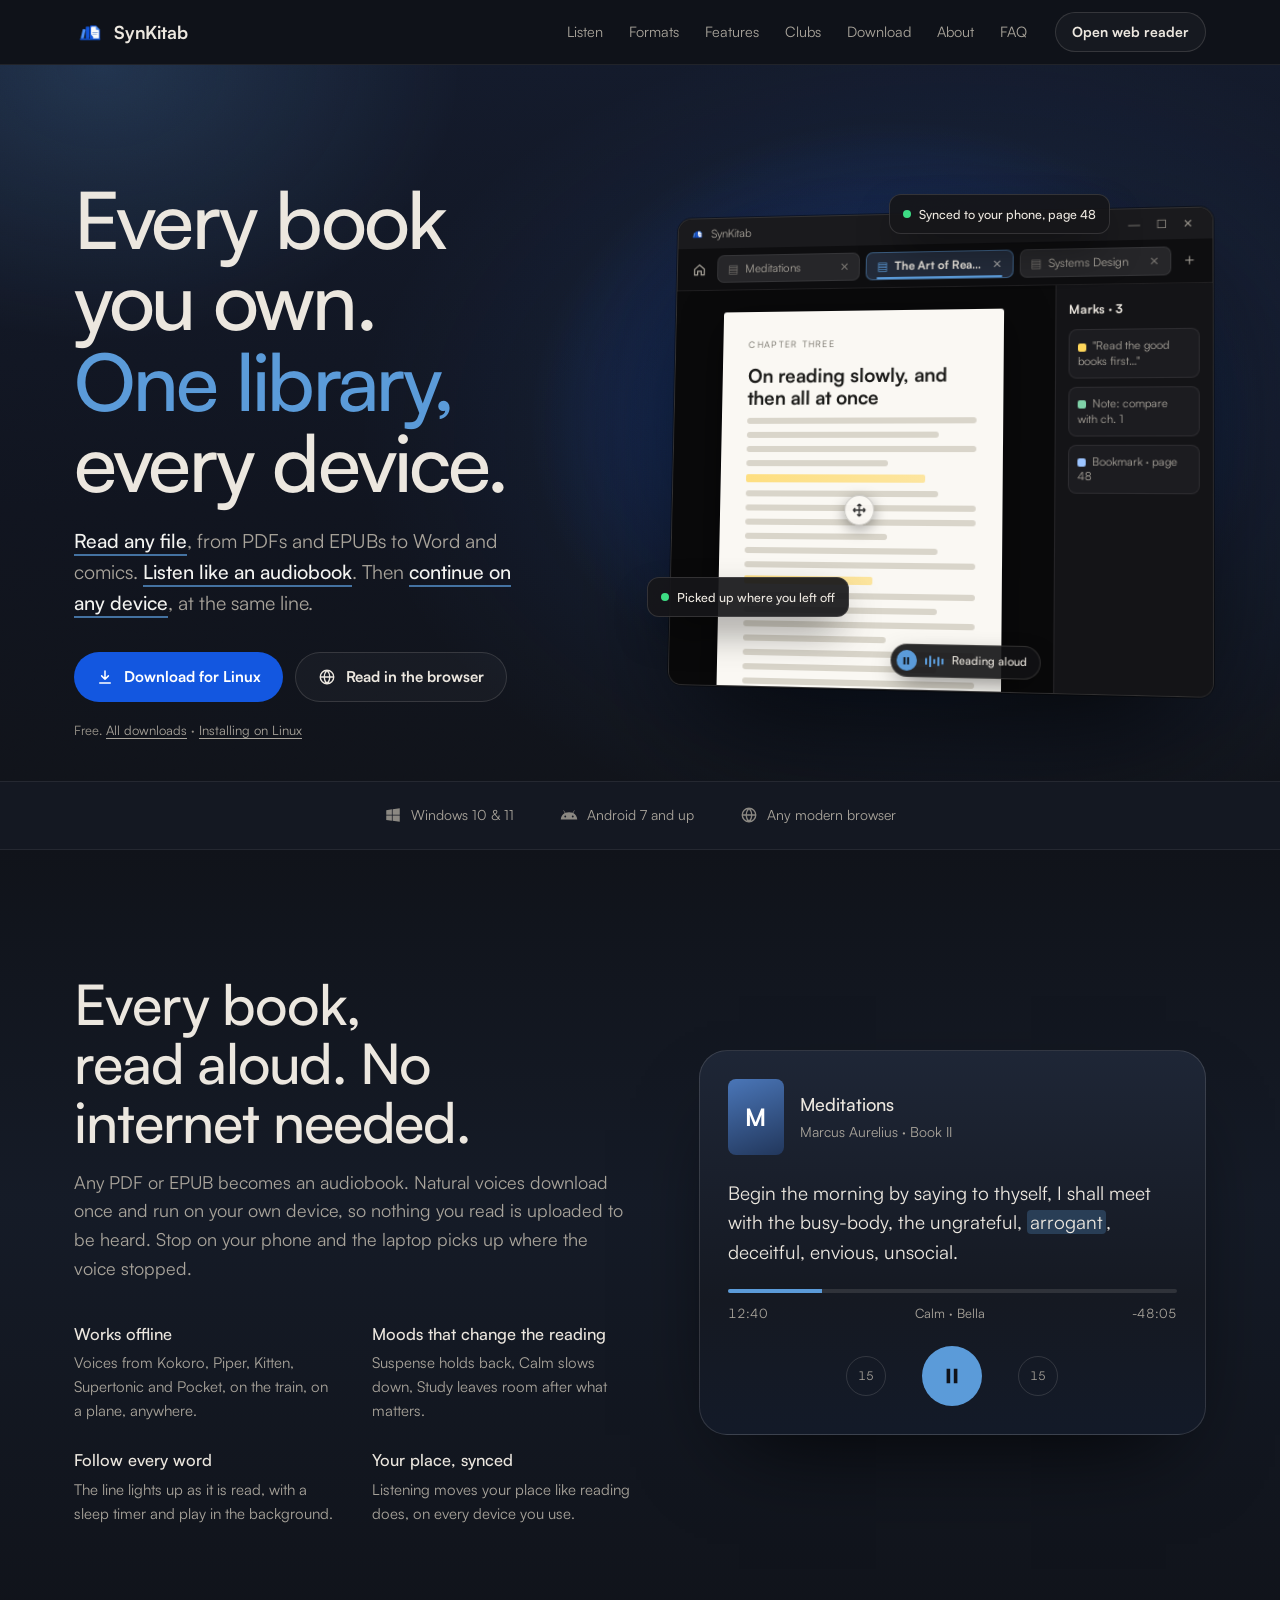
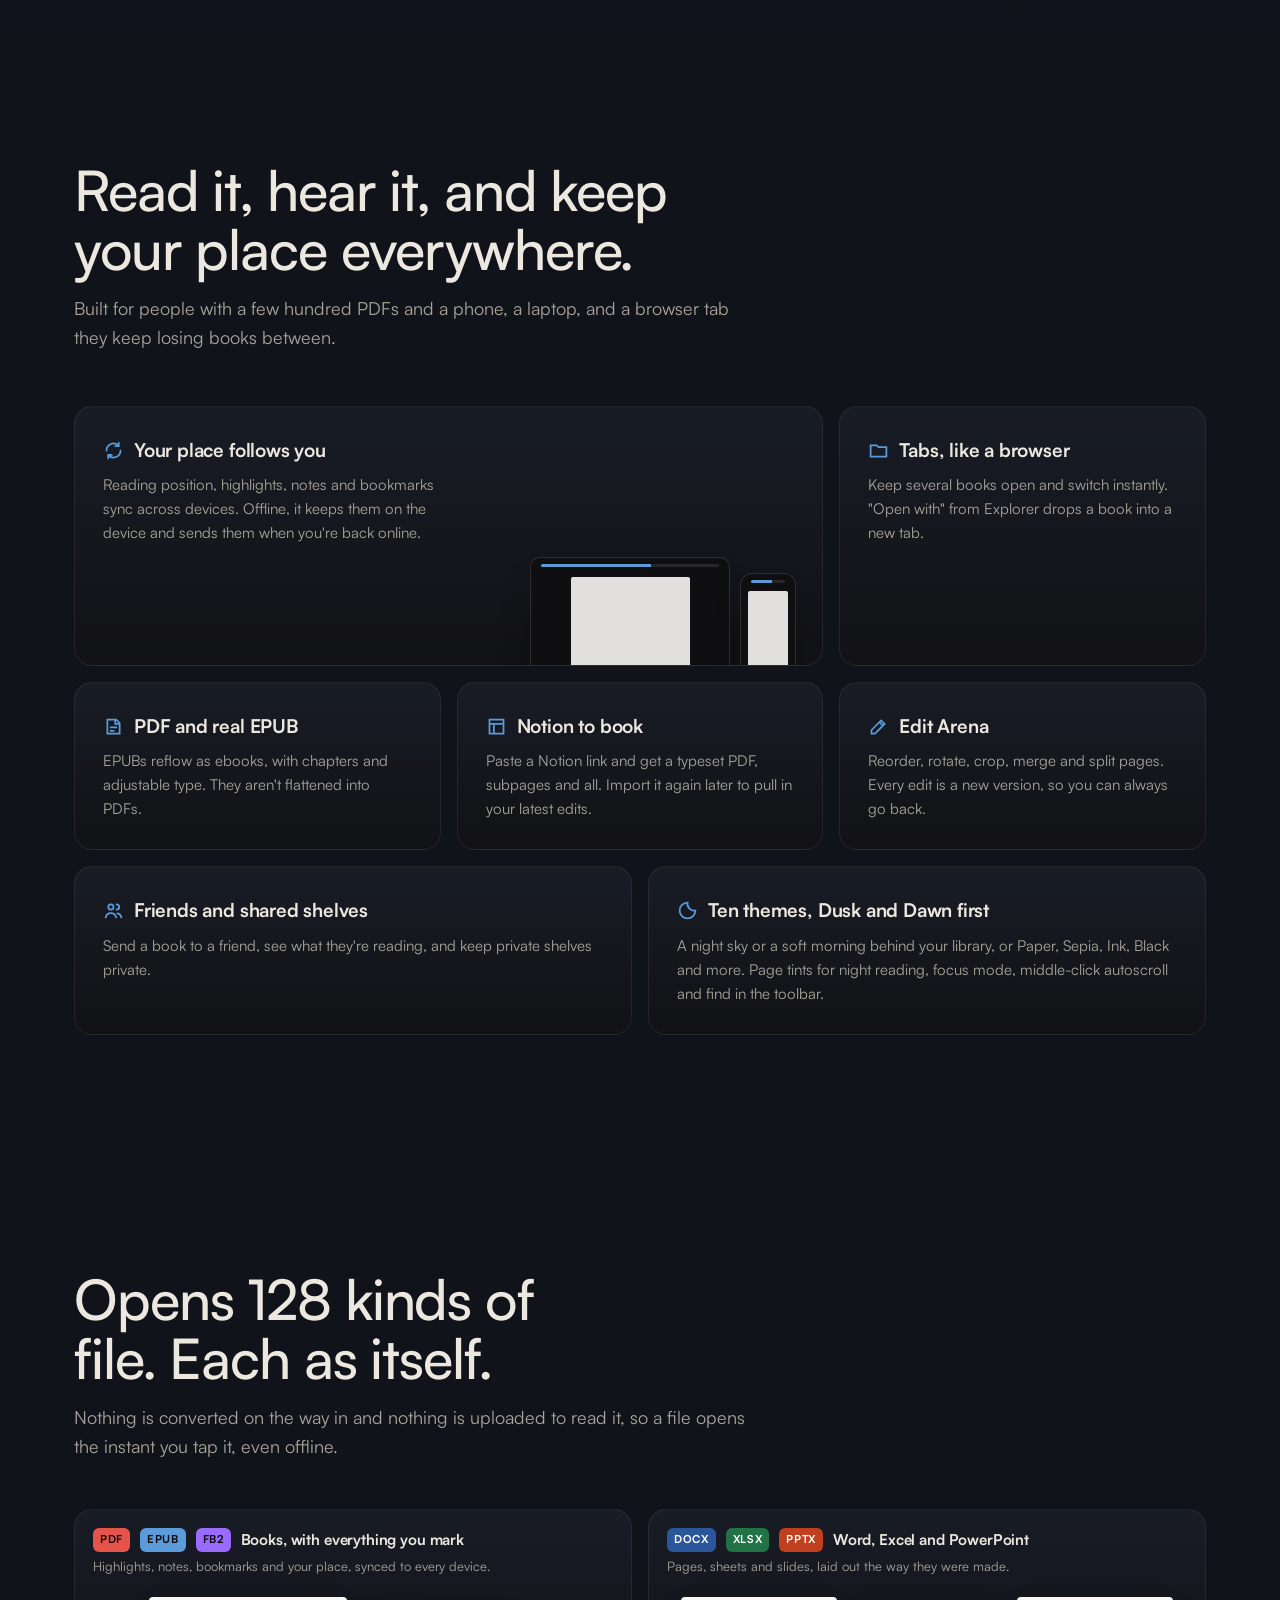
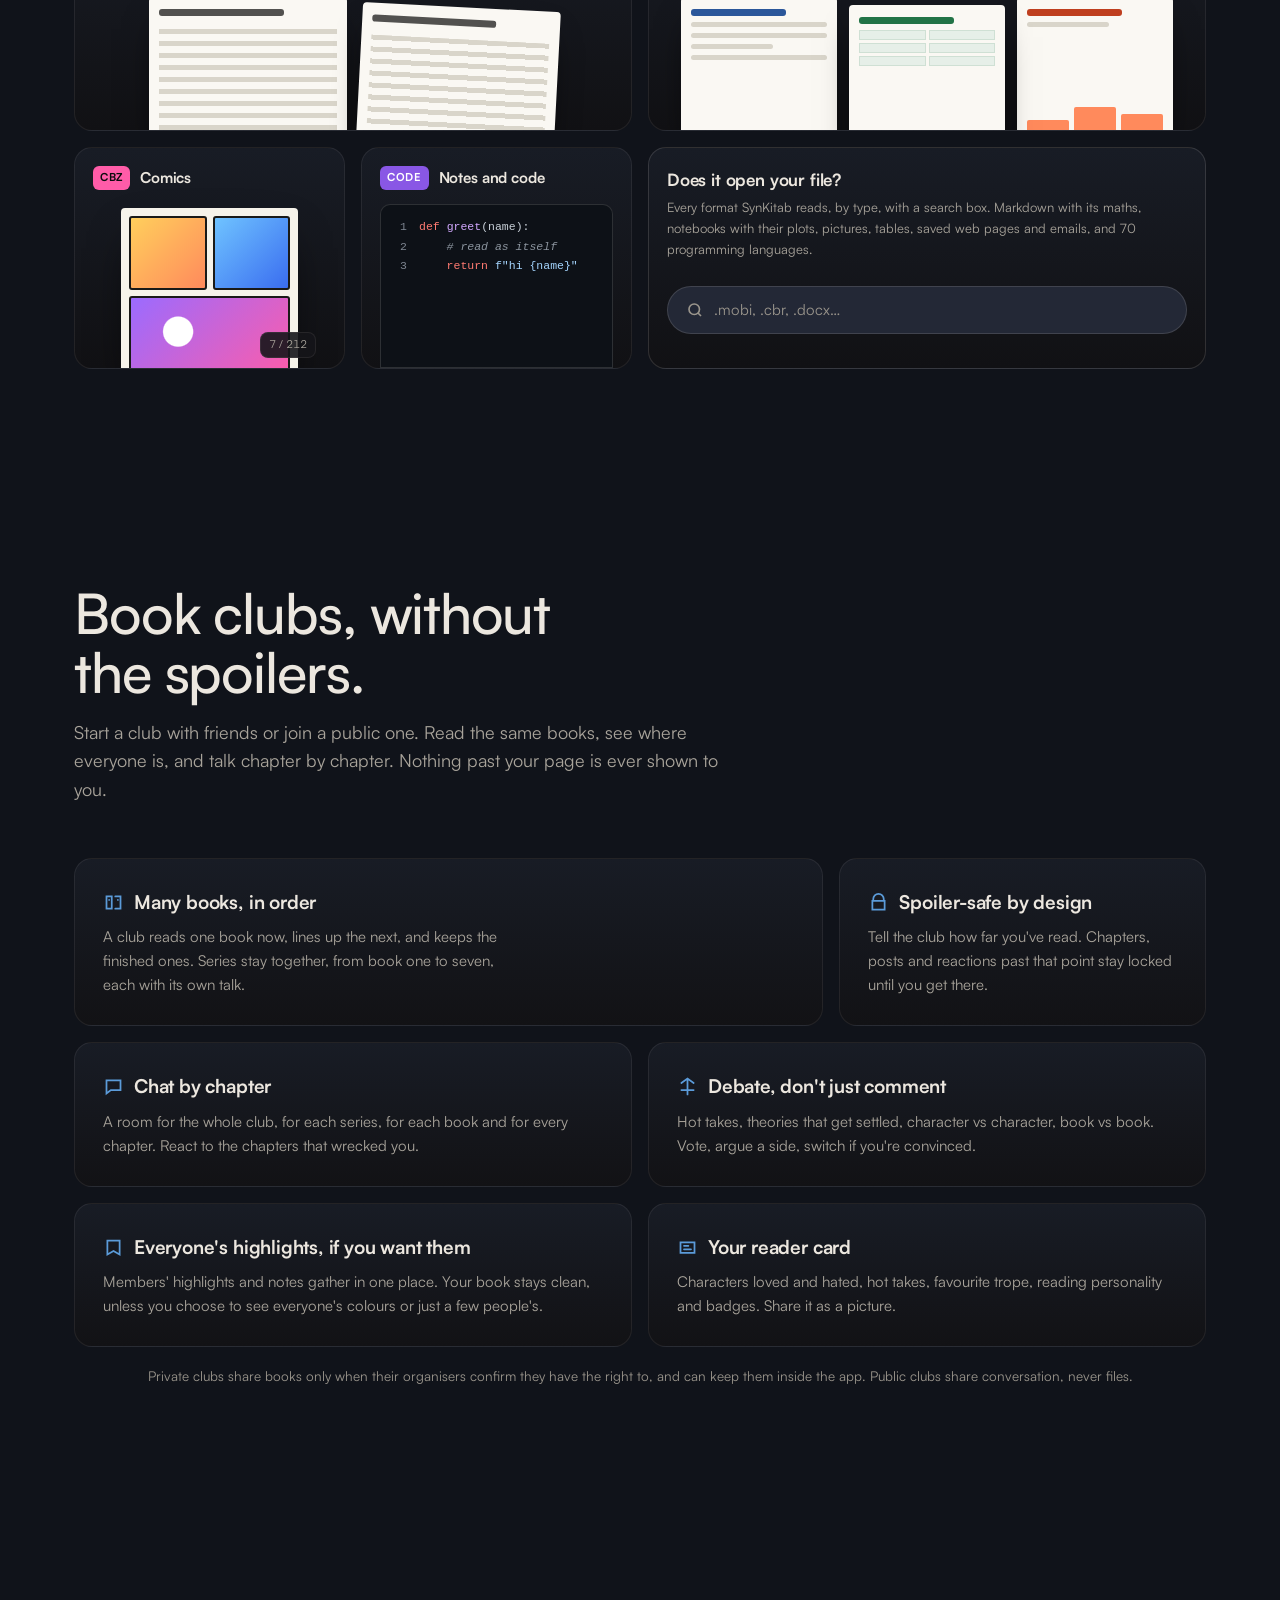
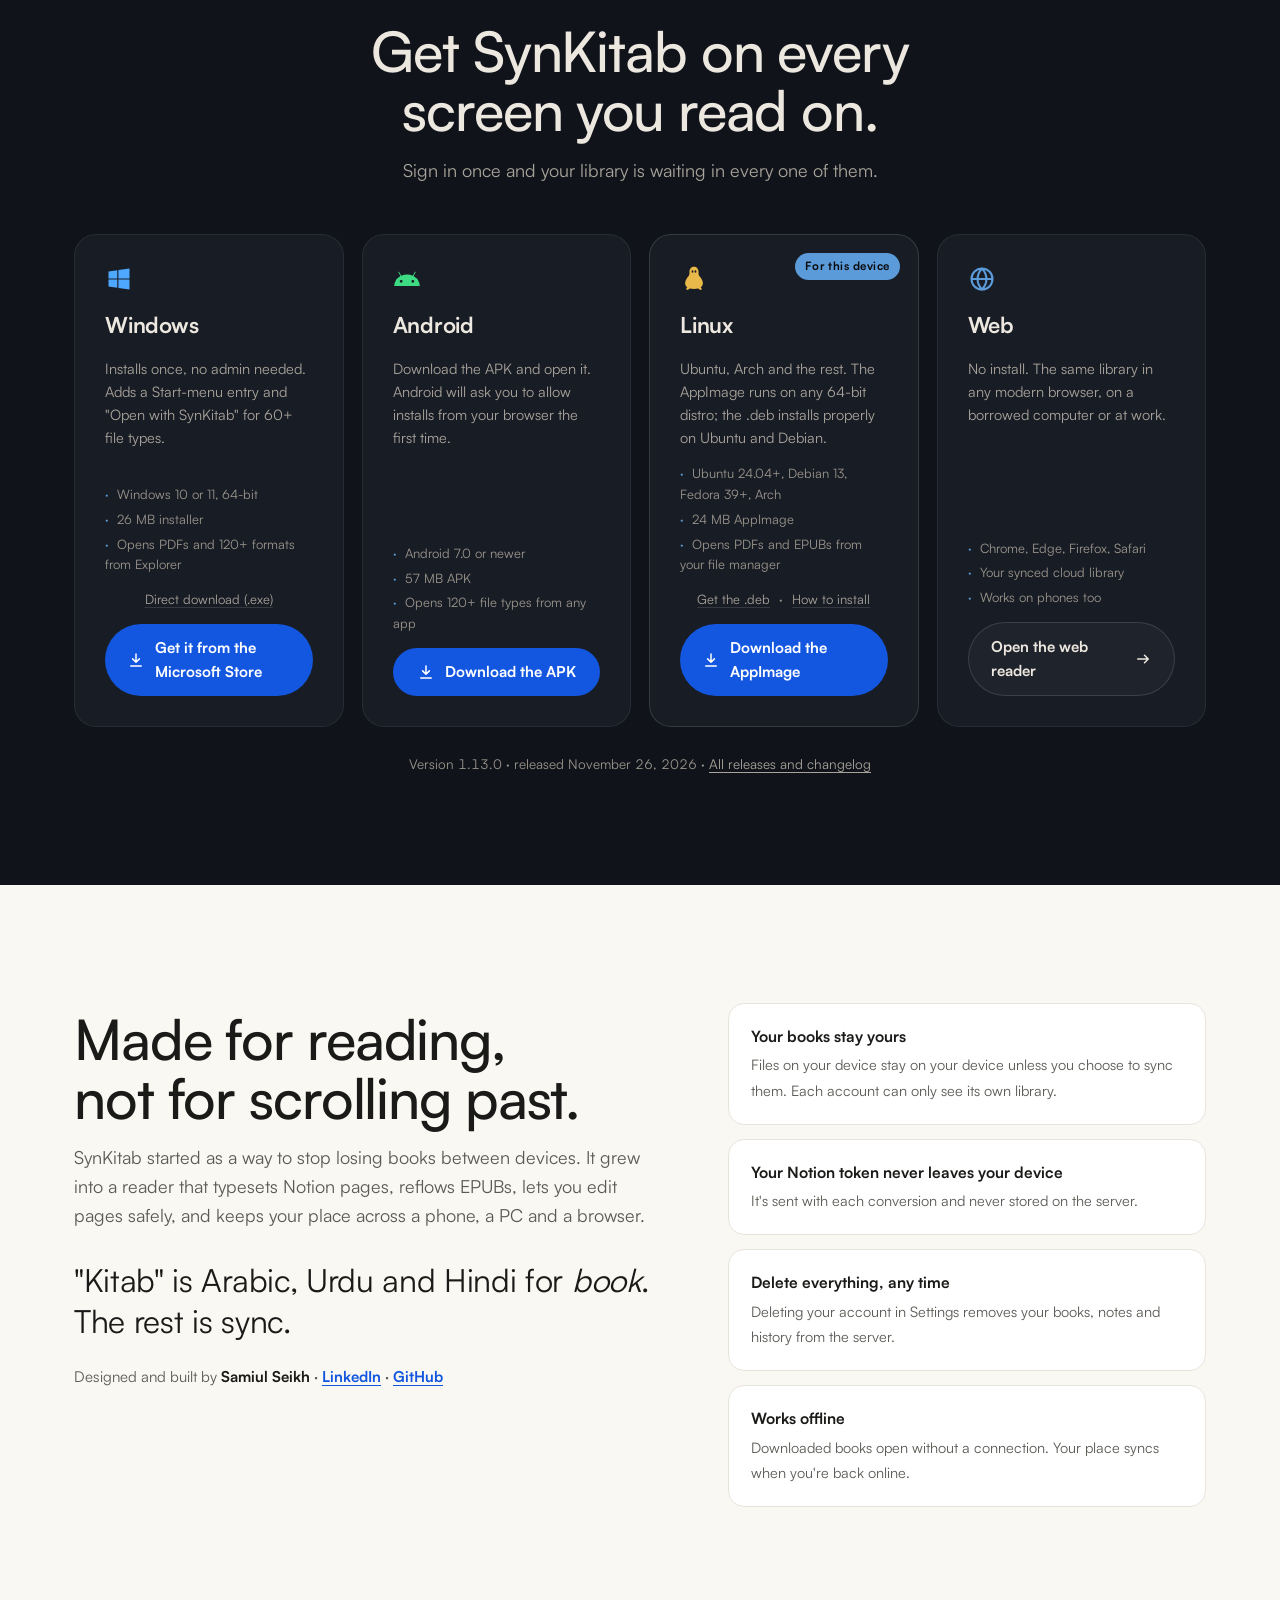
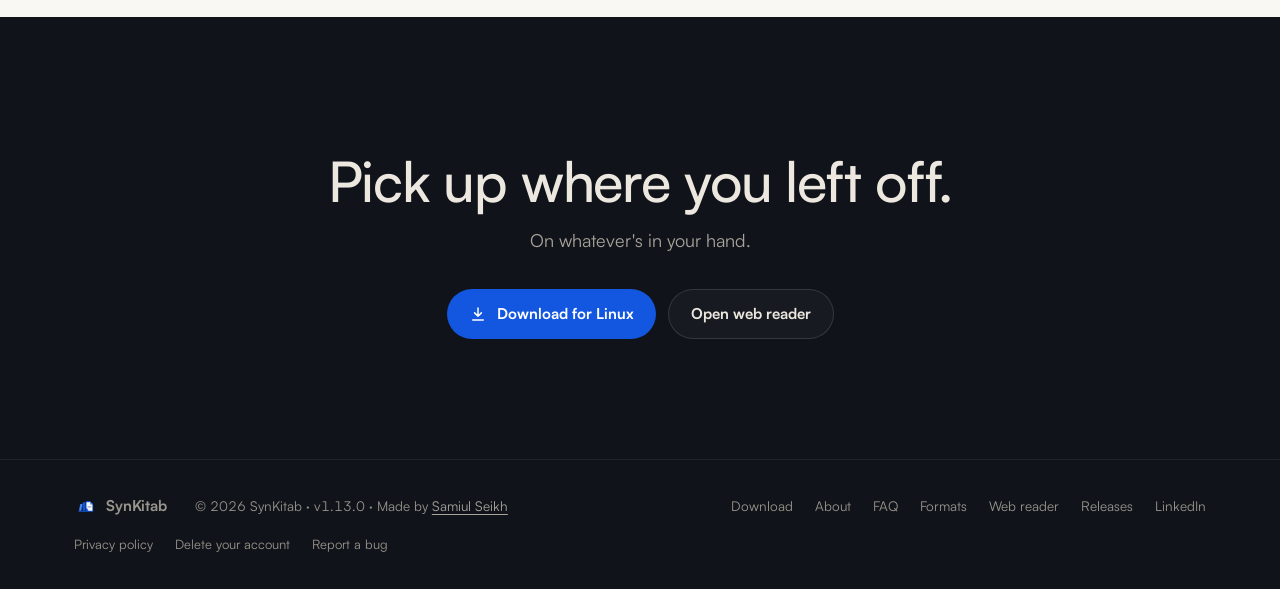
<file: index.html>
<!doctype html>
<html lang="en">
<head>
<meta charset="utf-8">
<meta name="viewport" content="width=device-width, initial-scale=1">
<title>SynKitab: PDF and EPUB Reader with Offline Read Aloud</title>
<meta name="description" content="Read PDFs, EPUBs, Word files and comics on Windows, Android, Linux and the web. Listen like an audiobook with natural offline voices, and continue on any device.">
<meta name="theme-color" content="#10131a">
<link rel="canonical" href="https://synkitab.com/">
<meta property="og:type" content="website">
<meta property="og:site_name" content="SynKitab">
<meta property="og:url" content="https://synkitab.com/">
<meta property="og:title" content="SynKitab: PDF and EPUB Reader with Offline Read Aloud">
<meta property="og:description" content="Read PDFs, EPUBs, Word files and comics on Windows, Android, Linux and the web. Listen like an audiobook with natural offline voices, and continue on any device.">
<meta property="og:image" content="https://synkitab.com/og.jpg">
<meta property="og:image:type" content="image/jpeg">
<meta property="og:image:width" content="1200">
<meta property="og:image:height" content="630">
<meta property="og:image:alt" content="SynKitab reading a book aloud on a desktop, with the words: Every book you own. One library, every device.">
<meta name="twitter:card" content="summary_large_image">
<script type="application/ld+json">{"@context":"https://schema.org","@graph":[{"@type":"WebSite","name":"SynKitab","url":"https://synkitab.com/"},{"@type":"SoftwareApplication","name":"SynKitab","url":"https://synkitab.com/","image":"https://synkitab.com/og.jpg","description":"Read PDFs, EPUBs, Word files and comics on Windows, Android, Linux and the web. Listen like an audiobook with natural offline voices, and continue on any device.","applicationCategory":"ReferenceApplication","operatingSystem":"Windows, Android, Linux","offers":{"@type":"Offer","price":"0","priceCurrency":"USD"}}]}</script>
<link rel="icon" href="/logo.png">
<link rel="stylesheet" href="/fonts/fonts.css">
<style>
:root{
  --bg:#10131a; --bg2:#141822; --card:#181c25; --card2:#232836;
  --line:rgba(236,231,223,.08); --line2:rgba(236,231,223,.14);
  --text:#ece7df; --muted:#a9a49b; --faint:#9a958c;
  --accent:#5b9bd9; --brand:#1357e0; --paper:#faf8f3; --ink:#1a1a18;
  --r:18px; --maxw:1180px;
  --serif:"Satoshi",system-ui,-apple-system,"Segoe UI",sans-serif; --sans:"Satoshi",system-ui,-apple-system,"Segoe UI",sans-serif;
}
*{box-sizing:border-box;margin:0;padding:0}
html{scroll-behavior:smooth}
body{background:var(--bg);color:var(--text);font-family:var(--sans);line-height:1.6;-webkit-font-smoothing:antialiased;overflow-x:hidden}
a{color:inherit;text-decoration:none}
img{display:block;max-width:100%}
.wrap{max-width:var(--maxw);margin:0 auto;padding:0 24px}
::selection{background:var(--accent);color:#0b0b0d}

/* ---------------------------------------------------------------- nav */
nav{position:sticky;top:0;z-index:50;background:rgba(16,19,26,.96);border-bottom:1px solid var(--line)}
nav .wrap{display:flex;align-items:center;gap:28px;height:64px}
.brand{display:flex;align-items:center;gap:10px;font-weight:700;letter-spacing:-.01em;font-size:18px}
.brand img{width:30px;height:30px;border-radius:8px}
.links{display:flex;gap:26px;margin-left:auto;font-size:14.5px;color:var(--muted)}
.links a:hover{color:var(--text)}
.btn{display:inline-flex;align-items:center;gap:10px;border-radius:999px;font-weight:600;font-size:15px;padding:12px 22px;transition:transform .15s ease,background .2s ease,box-shadow .2s ease,border-color .2s}
.btn:hover{transform:translateY(-1px)}
.btn svg{width:18px;height:18px;flex:none}
.btn-primary{background:var(--brand);color:#fff}
.btn-primary:hover{background:#2a68e8}
.btn-ghost{border:1px solid var(--line2);color:var(--text);background:rgba(255,255,255,.03)}
.btn-ghost:hover{border-color:rgba(255,255,255,.28);background:rgba(255,255,255,.06)}
.btn-sm{padding:8px 16px;font-size:14px}

/* ---------------------------------------------------------------- hero */
.hero{position:relative;padding:92px 0 40px;overflow:hidden}
.glow{position:absolute;inset:0;pointer-events:none;
  /* Depth from light, not decoration: the product lit from behind like a
     screen in a dark room, a cooler light high on the left, and a deep sky
     that settles into the page. Every layer fades inside the hero, so it
     meets the band below without an edge. */
  background:radial-gradient(42% 62% at 70% 50%,rgba(19,87,224,.46),transparent 68%),
             radial-gradient(64% 80% at 74% 52%,rgba(56,112,210,.18),transparent 72%),
             radial-gradient(40% 55% at 8% 0%,rgba(91,155,217,.20),transparent 70%),
             linear-gradient(180deg,#131a2b 0%,#10141f 62%,var(--bg) 100%)}
/* A fine grain over the light, as on a photograph: smooth gradients band
   into visible steps on most screens, and the grain is what keeps them
   reading as light rather than as a flat fill. */
.glow::after{content:"";position:absolute;inset:0;opacity:.07;mix-blend-mode:overlay;
  background-image:url("data:image/svg+xml,%3Csvg xmlns='http://www.w3.org/2000/svg' width='160' height='160'%3E%3Cfilter id='n'%3E%3CfeTurbulence type='fractalNoise' baseFrequency='.9' numOctaves='2' stitchTiles='stitch'/%3E%3C/filter%3E%3Crect width='100%25' height='100%25' filter='url(%23n)'/%3E%3C/svg%3E")}
.hero-grid{position:relative;display:grid;grid-template-columns:1.02fr 1fr;gap:56px;align-items:center}
h1{text-wrap:balance;font-family:var(--serif);font-weight:500;font-size:clamp(44px,6.2vw,84px);line-height:1.02;letter-spacing:-.035em;margin:22px 0 22px}
h1 em{font-style:normal;color:var(--accent)}
.lede{font-size:clamp(17px,1.6vw,19.5px);color:var(--muted);max-width:34ch}
.ctas{display:flex;flex-wrap:wrap;gap:12px;margin-top:34px}
.meta{margin-top:18px;font-size:13px;color:var(--faint)}
.meta a{color:var(--muted);text-decoration:underline;text-underline-offset:3px}

/* ---------------------------------------------------------- app mockup */
.stage{position:relative;perspective:1600px}
.window{position:relative;border-radius:14px;background:#121214;border:1px solid var(--line2);
  box-shadow:0 50px 120px -30px rgba(0,0,0,.9),0 0 0 1px rgba(0,0,0,.4);
  transform:rotateY(-9deg) rotateX(4deg);transform-origin:left center;overflow:hidden}
.titlebar{display:flex;align-items:center;gap:8px;height:30px;padding:0 12px;background:#1a1a1d;font-size:11.5px;color:var(--muted)}
.titlebar img{width:14px;height:14px;border-radius:3px}
.titlebar .ctl{margin-left:auto;display:flex;gap:14px;color:var(--faint);letter-spacing:6px}
.tabs{display:flex;align-items:center;gap:6px;padding:7px 10px;background:#0e0e10;border-bottom:1px solid var(--line)}
.tabs .home{width:26px;height:26px;display:grid;place-items:center;color:var(--muted)}
.tab{display:flex;align-items:center;gap:7px;height:28px;padding:0 10px;min-width:0;width:150px;border-radius:7px;background:#262629;border:1px solid rgba(255,255,255,.07);font-size:11.5px;color:var(--muted);white-space:nowrap}
.tab span{overflow:hidden;text-overflow:ellipsis;flex:1}
.tab.on{position:relative;background:#232b3a;border-color:rgba(91,155,217,.45);color:var(--text);font-weight:600}
.tab.on::after{content:"";position:absolute;left:10px;right:10px;bottom:0;height:2px;border-radius:1px;background:var(--accent)}
.tab i{font-style:normal;opacity:.6}
.tabs .plus{color:var(--muted);font-size:16px;padding:0 6px}
.view{position:relative;display:grid;grid-template-columns:1fr 150px;height:392px;background:#0a0a0b}
.page-wrap{position:relative;overflow:hidden;display:flex;justify-content:center;padding-top:22px}
.page{width:74%;background:var(--paper);color:var(--ink);border-radius:3px;padding:26px 26px 0;height:600px;
  box-shadow:0 10px 40px rgba(0,0,0,.5);animation:scroll 14s linear infinite}
@keyframes scroll{0%{transform:translateY(0)}100%{transform:translateY(-230px)}}
.page .h4{font-family:var(--serif);font-weight:600;font-size:19px;line-height:1.15;margin-bottom:6px}
.page .by{font-size:9px;letter-spacing:.14em;text-transform:uppercase;color:#6b685f;margin-bottom:14px}
.l{height:6px;border-radius:3px;background:#d9d5ca;margin:8px 0}
.l.s{width:62%}.l.m{width:84%}
.hl{background:linear-gradient(90deg,rgba(255,214,90,.75),rgba(255,214,90,.55));height:8px;border-radius:2px;margin:8px 0;width:78%}
.anchor{position:absolute;left:46%;top:52%;width:30px;height:30px;border-radius:50%;background:rgba(250,248,243,.9);border:1px solid rgba(0,0,0,.2);display:grid;place-items:center;box-shadow:0 4px 14px rgba(0,0,0,.35)}
.anchor svg{width:16px;height:16px;color:#333}
.marks{border-left:1px solid var(--line);background:#141417;padding:14px 12px;font-size:11px}
.marks b{display:block;font-size:12px;margin-bottom:10px}
.mark{border-radius:8px;background:#1c1c20;border:1px solid var(--line);padding:8px;margin-bottom:8px;color:var(--muted);line-height:1.35}
.l.say{background:linear-gradient(90deg,#d9d5ca 0 42%,rgba(91,155,217,.8) 50%,#d9d5ca 58% 100%);background-size:260% 100%;animation:say 4.5s linear infinite}
@keyframes say{from{background-position:100% 0}to{background-position:0 0}}
.listen{position:absolute;right:12px;bottom:12px;display:flex;align-items:center;gap:8px;padding:5px 12px 5px 5px;border-radius:999px;background:rgba(18,18,20,.9);border:1px solid var(--line2);font-size:11px;font-weight:500;color:var(--text);box-shadow:0 8px 24px -8px rgba(0,0,0,.7)}
.listen .pp{width:20px;height:20px;border-radius:50%;background:var(--accent);display:grid;place-items:center;color:#0b0b0d}
.listen .pp svg{width:9px;height:9px}
.eq{display:flex;align-items:center;gap:2px;height:13px}
.eq i{width:2px;height:100%;border-radius:1px;background:var(--accent);transform:scaleY(.5);animation:eq 1.15s ease-in-out infinite}
.eq i:nth-child(2){transform:scaleY(.85);animation-duration:.9s;animation-delay:-.3s}
.eq i:nth-child(3){transform:scaleY(.35);animation-duration:1.3s;animation-delay:-.6s}
.eq i:nth-child(4){transform:scaleY(.7);animation-duration:1s;animation-delay:-.15s}
.eq i:nth-child(5){transform:scaleY(.45);animation-duration:1.2s;animation-delay:-.45s}
@keyframes eq{0%,100%{transform:scaleY(.3)}50%{transform:scaleY(1)}}
.lede mark{color:#f4f4f1;font-weight:500;background:none;text-decoration:underline 2px rgba(91,155,217,.7);text-underline-offset:.3em;text-decoration-skip-ink:auto}
.mark .sw{display:inline-block;width:8px;height:8px;border-radius:2px;margin-right:6px;vertical-align:middle}
.chip{position:absolute;display:flex;align-items:center;gap:8px;font-size:12.5px;font-weight:500;padding:9px 13px;border-radius:12px;background:rgba(22,22,26,.92);border:1px solid var(--line2);box-shadow:0 18px 40px -12px rgba(0,0,0,.8)}
.chip.a{right:96px;top:-22px}
.chip.b{left:-26px;bottom:14%}
.chip .g{width:8px;height:8px;border-radius:50%;background:#3ddc84}

/* ---------------------------------------------------------- platforms */
.strip{border-top:1px solid var(--line);border-bottom:1px solid var(--line);background:var(--bg2)}
.strip .wrap{display:flex;flex-wrap:wrap;justify-content:center;gap:14px 46px;padding:22px 24px;color:var(--muted);font-size:14px}
.strip span{display:flex;align-items:center;gap:9px}
.strip svg{width:18px;height:18px;opacity:.8}

/* ---------------------------------------------------------- sections */
section{padding:110px 0;scroll-margin-top:64px}
h2{text-wrap:balance;font-family:var(--serif);font-weight:500;font-size:clamp(34px,4.4vw,56px);line-height:1.06;letter-spacing:-.02em;margin:14px 0 16px;max-width:18ch}
.sub{color:var(--muted);font-size:18px;max-width:56ch}

/* bento */
.bento{display:grid;grid-template-columns:repeat(6,1fr);gap:16px;margin-top:54px}
.cell{position:relative;overflow:hidden;border-radius:var(--r);background:linear-gradient(180deg,var(--card),#121215);border:1px solid var(--line);padding:28px;display:grid;grid-template-columns:auto 1fr;column-gap:10px;align-content:start;align-items:center}
.cell>p{grid-column:1/-1}
.cell h3{font-size:19px;font-weight:600;letter-spacing:-.01em;margin:0}
.cell h3+p{margin-top:8px}
.cell p{color:var(--muted);font-size:15px}
.ic{display:grid;color:var(--accent)}
.ic svg{width:21px;height:21px}
.c4{grid-column:span 4}.c2{grid-column:span 2}.c3{grid-column:span 3}.c6{grid-column:span 6}
.cell.feature{min-height:260px}
.devices{position:absolute;right:26px;bottom:-12px;display:flex;align-items:flex-end;gap:10px}
.dv{border:1px solid var(--line2);background:#0f0f12;border-radius:10px;box-shadow:0 20px 40px -20px #000}
.dv.pc{width:200px;height:120px}.dv.ph{width:56px;height:104px;border-radius:12px}
.dv .pg{margin:10px auto 0;width:60%;height:78%;background:var(--paper);border-radius:2px;opacity:.9}
.dv.ph .pg{width:74%;height:80%;margin-top:8px}
.dv .bar{height:3px;margin:6px 10px 0;border-radius:2px;background:linear-gradient(90deg,var(--accent) 62%,rgba(255,255,255,.1) 62%)}

/* downloads */
.dl{display:grid;grid-template-columns:repeat(4,1fr);gap:18px;margin-top:50px}
/* Four cards need the full width; below it they pair up before stacking
   (the 980px rule further down). */
@media (max-width:1140px){.dl{grid-template-columns:repeat(2,1fr)}}
.card{position:relative;border-radius:22px;padding:30px;background:var(--card);border:1px solid var(--line);display:flex;flex-direction:column;gap:14px;transition:border-color .25s,box-shadow .25s,transform .25s}
.card.you{border-color:var(--line2)}
.card .badge{position:absolute;top:18px;right:18px;font-size:11.5px;font-weight:600;letter-spacing:.04em;color:#0b0b0d;background:var(--accent);padding:4px 10px;border-radius:999px;display:none}
.card.you .badge{display:block}
.card .os{display:flex}
.card .os svg{width:28px;height:28px}
.card h3{font-size:22px;font-weight:600;letter-spacing:-.01em}
.card p{color:var(--muted);font-size:14.5px;flex:1}
.card ul{list-style:none;color:var(--faint);font-size:13px;display:grid;gap:4px}
.card ul li::before{content:"·";margin-right:8px;color:var(--accent)}
.card .btn{justify-content:center}
/* The Linux card needs two more doors than the others -- the .deb, and the
   per-distro commands that do not belong on a download card (/linux.html has
   the room). They sit ABOVE the button on purpose: anything below it pushes
   the blue button off the line the other three buttons sit on. */
.card .alts{display:flex;align-items:center;justify-content:center;gap:9px;font-size:13px;color:var(--muted);flex:none;margin-top:auto}
.card .alts a{text-decoration:underline;text-underline-offset:3px;text-decoration-color:var(--line2);transition:color .2s}
.card .alts a:hover{color:var(--accent)}
.card .alts span{color:var(--faint)}
.upgrade{font-size:13.5px;color:var(--muted);border-left:3px solid var(--accent);padding:4px 0 4px 10px;margin:10px 0}
.fine{margin-top:26px;text-align:center;color:var(--faint);font-size:13.5px}
.fine a{color:var(--muted);text-decoration:underline;text-underline-offset:3px}

/* about */
#about{background:var(--paper);color:var(--ink)}
#about .sub{color:#5a5a55}
.about-grid{display:grid;grid-template-columns:1.1fr .9fr;gap:70px;align-items:start}
.quote{font-family:var(--serif);font-size:clamp(24px,2.6vw,32px);line-height:1.3;letter-spacing:-.01em;margin-top:30px}
.facts{display:grid;gap:14px;margin-top:8px}
.fact{border-radius:16px;background:#fff;border:1px solid #e7e4dc;padding:20px 22px}
.fact b{display:block;font-size:15.5px;margin-bottom:4px}
.fact span{color:#5a5a55;font-size:14.5px}

/* final cta */
.final{text-align:center;padding:120px 0}
.final h2{margin-left:auto;margin-right:auto}
.final .ctas{justify-content:center}

footer{border-top:1px solid var(--line);padding:34px 0;color:var(--faint);font-size:13.5px}
.meta,.fine,footer,.pageno,.zoomchip{font-variant-numeric:tabular-nums}
footer .wrap{display:flex;flex-wrap:wrap;gap:16px 28px;align-items:center}
footer .sp{margin-left:auto;display:flex;flex-wrap:wrap;gap:10px 22px}
footer a:hover{color:var(--text)}
footer .legal{flex-basis:100%;display:flex;flex-wrap:wrap;gap:10px 22px;font-size:13px}

/* ------------------------------------------------------------ formats */
#formats{position:relative;overflow:hidden;padding-bottom:90px}
.fgrid{position:relative;display:grid;grid-template-columns:repeat(4,minmax(0,1fr));grid-auto-rows:222px;gap:16px;margin-top:48px}
.ft{position:relative;overflow:hidden;border-radius:var(--r);border:1px solid var(--line);background:linear-gradient(180deg,var(--card),#111114);padding:18px 18px 0;display:flex;flex-direction:column;transition:border-color .3s,transform .3s,box-shadow .3s}
.ft .tag{display:flex;align-items:center;gap:10px;font-weight:600;font-size:15px;letter-spacing:-.01em}
.ft .tag i{font-style:normal;font-size:11px;font-weight:700;letter-spacing:.06em;padding:3px 7px;border-radius:6px;color:#0b0b0d}
.ft .say{color:var(--muted);font-size:13px;margin-top:4px}
.ft .vis{flex:1;position:relative;margin-top:14px}
.w2{grid-column:span 2}.w3{grid-column:span 3}.h2{grid-row:span 2}

/* code */
.code{position:absolute;inset:0 0 0;border-radius:10px 10px 0 0;background:#0d1117;border:1px solid var(--line2);padding:12px 12px 0 0;font:11.5px/1.7 ui-monospace,"Cascadia Code",Consolas,monospace;color:#c9d1d9;overflow:hidden}
.code div{white-space:pre}
.code u{text-decoration:none;display:inline-block;width:26px;text-align:right;margin-right:12px;color:#7d8590}
.k{color:#ff7b72}.s{color:#a5d6ff}.f{color:#d2a8ff}.c{color:#8b949e;font-style:italic}.nm{color:#79c0ff}
.code .cursor{display:inline-block;width:7px;height:13px;background:#58a6ff;vertical-align:middle;animation:blink 1.1s steps(1) infinite}

/* comic */
.comic{position:absolute;left:12%;right:12%;top:4px;bottom:-24px;display:grid;grid-template-columns:1fr 1fr;grid-template-rows:1fr 1.2fr;gap:6px;padding:8px;background:#f6f3ea;border-radius:4px;box-shadow:0 20px 50px -20px #000;animation:turn 8s ease-in-out infinite;transform-origin:left center}
@keyframes turn{0%,70%,100%{transform:perspective(600px) rotateY(0)}80%{transform:perspective(600px) rotateY(-18deg)}}
.comic span{border-radius:3px;border:2px solid #1a1a18}
.comic span:nth-child(1){background:linear-gradient(135deg,#ffcf5c,#ff8a5c)}
.comic span:nth-child(2){background:linear-gradient(135deg,#6fc3ff,#3a6df0)}
.comic span:nth-child(3){grid-column:span 2;background:radial-gradient(circle at 30% 40%,#fff 0 12%,transparent 13%),linear-gradient(135deg,#9b6bff,#ff5ca8)}
.pageno{position:absolute;right:10px;bottom:10px;font-size:11px;color:var(--muted);background:rgba(22,22,26,.9);border:1px solid var(--line);border-radius:8px;padding:3px 8px}

/* books */
.duo{position:absolute;inset:6px 0 -20px;display:flex;justify-content:center;gap:12px}
.duo span{width:38%;border-radius:4px;background:var(--paper);box-shadow:0 16px 36px -16px #000;position:relative;padding:12px 10px}
.duo span::before{content:"";display:block;height:7px;width:70%;border-radius:3px;background:#1a1a18;opacity:.75;margin-bottom:8px}
.duo span::after{content:"";position:absolute;left:10px;right:10px;top:32px;bottom:14px;background:repeating-linear-gradient(180deg,#d9d5ca 0 5px,transparent 5px 12px)}
.duo span:last-child{transform:translateY(10px) rotate(3deg)}

/* ------------------------------------------------------------- listen */
.listen-sec{position:relative;background:linear-gradient(180deg,var(--bg) 0%,#151b27 45%,var(--bg) 100%)}
.listen-grid{display:grid;grid-template-columns:1.05fr .95fr;gap:64px;align-items:center}
.facts3{display:grid;grid-template-columns:1fr 1fr;gap:24px 36px;margin-top:38px}
.facts3 dt{font-weight:500;font-size:16.5px;margin-bottom:4px}
.facts3 dd{color:var(--muted);font-size:15px}
.player{border-radius:28px;background:linear-gradient(180deg,#1e2636 0%,#151922 65%,#131a28 100%);border:1px solid var(--line2);padding:28px;box-shadow:0 40px 90px -40px rgba(0,0,0,.9)}
.np-top{display:flex;gap:16px;align-items:center}
.np-cover{flex:none;width:56px;height:76px;border-radius:8px;background:linear-gradient(160deg,#4a76b8,#22375c);display:grid;place-items:center;font-weight:700;font-size:24px;color:#ece7df}
.np-top b{display:block;font-size:18px;font-weight:500}
.np-top span{color:var(--muted);font-size:14px}
.np-cover span{color:#fff;font-size:24px}
.np-text{margin:24px 0 22px;font-size:19px;line-height:1.55;color:var(--text)}
.np-text mark{background:rgba(91,155,217,.26);color:var(--text);border-radius:4px;padding:0 3px}
.np-bar{height:4px;border-radius:2px;background:rgba(236,231,223,.12);overflow:hidden}
.np-bar i{display:block;height:100%;width:21%;background:var(--accent)}
.np-time{display:flex;justify-content:space-between;margin-top:10px;font-size:13px;color:var(--muted);font-variant-numeric:tabular-nums}
.np-ctl{display:flex;justify-content:center;align-items:center;gap:36px;margin-top:22px}
.np-skip{width:40px;height:40px;border-radius:50%;border:1px solid var(--line2);display:grid;place-items:center;font-size:12px;color:var(--muted);font-variant-numeric:tabular-nums}
.np-play{width:60px;height:60px;border-radius:50%;background:var(--accent);color:#10131a;display:grid;place-items:center}
.np-play svg{width:18px;height:18px}

/* -------------------------------------------------- office, in one tile */
.trio{position:absolute;inset:6px 0 -20px;display:flex;justify-content:center;gap:12px}
.trio>span{width:30%;border-radius:4px;background:var(--paper);box-shadow:0 16px 36px -16px #000;padding:12px 10px;display:flex;flex-direction:column;gap:6px}
.trio b{display:block;height:7px;border-radius:3px;width:70%}
.t-doc b{background:#2b579a}.t-sheet b{background:#217346}.t-slide b{background:#bf3f1f}
.trio i{display:block;height:5px;border-radius:3px;background:#d9d5ca}
.trio i.s{width:60%}
.trio>.t-sheet{display:grid;grid-template-columns:1fr 1fr;grid-auto-rows:10px;gap:3px}
.t-sheet b{grid-column:span 2;height:7px}
.t-sheet em{display:block;background:#e6efe8;border:1px solid #cfe0d4}
.t-slide u{display:flex;align-items:flex-end;gap:5px;height:44px;margin-top:auto;text-decoration:none}
.t-slide s{display:block;flex:1;background:#ff8a5c;border-radius:2px 2px 0 0}
.trio>span:nth-child(2){transform:translateY(8px)}

/* ------------------------------------------------------- does it open? */
a.ask{color:inherit;border-color:var(--line2)}
a.ask:hover{border-color:rgba(91,155,217,.5)}
.ask .tag{font-size:17px}
.ask-box{position:absolute;left:0;right:0;top:12px;display:flex;align-items:center;gap:10px;height:48px;padding:0 18px;border-radius:999px;background:var(--card2);border:1px solid var(--line2);color:var(--faint);font-size:15px}
.ask-box svg{width:18px;height:18px}
@media (max-width:980px){.listen-grid{grid-template-columns:minmax(0,1fr)}}
@media (max-width:560px){.facts3{grid-template-columns:1fr}.player{padding:22px}}

@media (max-width:980px){
  .fgrid{grid-template-columns:repeat(2,minmax(0,1fr))}
  .w3{grid-column:span 1}
}
@media (max-width:560px){
  .fgrid{grid-template-columns:minmax(0,1fr);grid-auto-rows:200px}
  .w2,.w3{grid-column:span 1}.h2{grid-row:span 2}
  /* Narrow tiles wrap their captions: room for the chips and the plot. */
  .w3{grid-row:span 2}
}

@media (prefers-reduced-motion:reduce){*{animation:none!important;transition:none!important}}

/* responsive */
/* A grid item will not shrink below its content by default, so one wide child
   -- the app window in the hero -- stretched the whole column past a phone's
   screen, and overflow-x on body cut the headline and buttons off at the
   right. minmax(0,1fr) and min-width:0 let every column fit its screen. */
.hero-grid>*,.about-grid>*,.dl>*{min-width:0}
.window{max-width:100%}
@media (max-width:980px){
  .hero-grid,.about-grid{grid-template-columns:minmax(0,1fr)}
  .hero{padding-top:64px}
  .window{transform:none;animation:none}
  .chip.b{left:6px}.chip.a{right:6px}
  .dl{grid-template-columns:1fr}
  .c4,.c2,.c3{grid-column:span 6}
  .links{display:none}
  .view{grid-template-columns:1fr}.marks{display:none}
}
@media (max-width:520px){
  .wrap{padding:0 16px}
  section{padding:80px 0}
  .ctas .btn{width:100%;justify-content:center}
  .devices{display:none}
  .tab{width:110px}
}
</style>
</head>
<body>

<svg width="0" height="0" style="position:absolute">
  <symbol id="win" viewBox="0 0 24 24"><path fill="currentColor" d="M3 5.5 10.5 4.4v7.1H3V5.5Zm8.5-1.3L21 3v8.5h-9.5V4.2ZM3 12.5h7.5v7.1L3 18.5v-6Zm8.5 0H21V21l-9.5-1.3v-7.2Z"/></symbol>
  <symbol id="droid" viewBox="0 0 24 24"><path fill="currentColor" d="M17.6 9.48l1.84-3.18a.38.38 0 0 0-.66-.38l-1.87 3.23A11.4 11.4 0 0 0 12 8.2c-1.77 0-3.43.37-4.91.95L5.22 5.92a.38.38 0 0 0-.66.38l1.84 3.18A10.6 10.6 0 0 0 1 18h22a10.6 10.6 0 0 0-5.4-8.52ZM7 15.25a1.25 1.25 0 1 1 0-2.5 1.25 1.25 0 0 1 0 2.5Zm10 0a1.25 1.25 0 1 1 0-2.5 1.25 1.25 0 0 1 0 2.5Z"/></symbol>
  <symbol id="linux" viewBox="0 0 24 24"><path fill="currentColor" d="M8.7 18.9c.3.9-.7 1.8-2 2.3-1 .4-1.6-.2-1.2-1 .3-.9 1-1.6 1.7-2 .7-.3 1.3-.1 1.5.7Zm6.6 0c-.3.9.7 1.8 2 2.3 1 .4 1.6-.2 1.2-1-.3-.9-1-1.6-1.7-2-.7-.3-1.3-.1-1.5.7Z"/><path fill="currentColor" fill-rule="evenodd" d="M12 1.5c-2.3 0-3.9 1.8-3.9 4.3v1.5c0 1-.4 1.8-1.2 2.8-1.6 1.9-2.5 3.7-2.5 5.5 0 2.8 2.4 4.9 7.6 4.9s7.6-2.1 7.6-4.9c0-1.8-.9-3.6-2.5-5.5-.8-1-1.2-1.8-1.2-2.8V5.8c0-2.5-1.6-4.3-3.9-4.3ZM9.95 5.6a.78 1.05 0 1 0 1.56 0 .78 1.05 0 1 0-1.56 0Zm2.54 0a.78 1.05 0 1 0 1.56 0 .78 1.05 0 1 0-1.56 0Z"/></symbol>
  <symbol id="globe" viewBox="0 0 24 24"><path fill="none" stroke="currentColor" stroke-width="1.8" d="M12 21a9 9 0 1 0 0-18 9 9 0 0 0 0 18Zm-9-9h18M12 3c2.5 2.7 3.8 5.7 3.8 9s-1.3 6.3-3.8 9c-2.5-2.7-3.8-5.7-3.8-9S9.5 5.7 12 3Z"/></symbol>
  <symbol id="dl" viewBox="0 0 24 24"><path fill="none" stroke="currentColor" stroke-width="2" stroke-linecap="round" stroke-linejoin="round" d="M12 4v11m0 0 4.5-4.5M12 15l-4.5-4.5M5 20h14"/></symbol>
  <symbol id="arrow" viewBox="0 0 24 24"><path fill="none" stroke="currentColor" stroke-width="2" stroke-linecap="round" stroke-linejoin="round" d="M5 12h14m-5-5 5 5-5 5"/></symbol>
</svg>

<nav>
  <div class="wrap">
    <a class="brand" href="#top"><img src="logo.png" alt="">SynKitab</a>
    <div class="links">
      <a href="#listen">Listen</a>
      <a href="/formats.html">Formats</a>
      <a href="#features">Features</a>
      <a href="#clubs">Clubs</a>
      <a href="#download">Download</a>
      <a href="#about">About</a>
      <a href="/faq.html">FAQ</a>
    </div>
    <a class="btn btn-ghost btn-sm" href="https://reader.synkitab.com/">Open web reader</a>
  </div>
</nav>

<header class="hero" id="top">
  <div class="glow"></div>
  <div class="wrap hero-grid">
    <div>
      <h1>Every book you own.<br><em>One library,</em> every device.</h1>
      <p class="lede"><mark>Read any file</mark>, from PDFs and EPUBs to Word and comics. <mark>Listen like an audiobook</mark>. Then <mark>continue on any device</mark>, at the same line.</p>
      <div class="ctas">
        <a class="btn btn-primary" id="hero-cta" href="#download"><svg><use href="#dl"/></svg><span>Download SynKitab</span></a>
        <a class="btn btn-ghost" href="https://reader.synkitab.com/"><svg><use href="#globe"/></svg>Read in the browser</a>
      </div>
      <p class="meta">Free. <a href="#download">All downloads</a><span id="linux-help" hidden> · <a href="/linux.html">Installing on Linux</a></span><span id="windows-direct" hidden> · <a href="https://github.com/samiul1221/synkitab/releases/latest/download/SynKitab-Setup.exe">Direct download (.exe)</a></span></p>
    </div>

    <div class="stage" aria-hidden="true">
      <div class="window">
        <div class="titlebar"><img src="logo.png" alt="">SynKitab<span class="ctl">&#8212; &#9633; &#10005;</span></div>
        <div class="tabs">
          <span class="home"><svg width="15" height="15" viewBox="0 0 24 24"><path fill="none" stroke="currentColor" stroke-width="2" d="M4 11 12 4l8 7v9h-5v-6H9v6H4z"/></svg></span>
          <div class="tab"><i>&#9636;</i><span>Meditations</span><i>&#10005;</i></div>
          <div class="tab on"><i style="color:var(--accent);opacity:1">&#9636;</i><span>The Art of Reading</span><i>&#10005;</i></div>
          <div class="tab"><i>&#9636;</i><span>Systems Design</span><i>&#10005;</i></div>
          <span class="plus">+</span>
        </div>
        <div class="view">
          <div class="page-wrap">
            <div class="page">
              <div class="by">Chapter three</div>
              <div class="h4">On reading slowly, and then all at once</div>
              <div class="l"></div><div class="l m"></div><div class="l"></div><div class="l s"></div>
              <div class="hl"></div><div class="l m say"></div><div class="l"></div>
              <div class="l"></div><div class="l s"></div><div class="l m"></div><div class="l"></div>
              <div class="hl" style="width:56%"></div><div class="l"></div><div class="l m"></div>
              <div class="l"></div><div class="l s"></div><div class="l"></div><div class="l m"></div>
              <div class="l"></div><div class="l"></div><div class="l s"></div><div class="l m"></div>
              <div class="l"></div><div class="l"></div><div class="l m"></div><div class="l s"></div>
            </div>
            <div class="anchor"><svg viewBox="0 0 24 24"><path fill="none" stroke="currentColor" stroke-width="2" d="M12 3v18M3 12h18M12 3l-3 3m3-3 3 3m-3 15-3-3m3 3 3-3M3 12l3-3m-3 3 3 3m15-3-3-3m3 3-3 3"/></svg></div>
            <div class="listen"><span class="pp"><svg viewBox="0 0 10 10"><path fill="currentColor" d="M2 1h2v8H2zM6 1h2v8H6z"/></svg></span><span class="eq"><i></i><i></i><i></i><i></i><i></i></span>Reading aloud</div>
          </div>
          <div class="marks">
            <b>Marks · 3</b>
            <div class="mark"><span class="sw" style="background:#ffd65a"></span>"Read the good books first…"</div>
            <div class="mark"><span class="sw" style="background:#7fd1a8"></span>Note: compare with ch. 1</div>
            <div class="mark"><span class="sw" style="background:#9cc4ff"></span>Bookmark · page 48</div>
          </div>
        </div>
      </div>
      <div class="chip a"><span class="g"></span>Synced to your phone, page 48</div>
      <div class="chip b"><span class="g"></span>Picked up where you left off</div>
    </div>
  </div>
</header>

<div class="strip">
  <div class="wrap">
    <span><svg><use href="#win"/></svg>Windows 10 &amp; 11</span>
    <span><svg><use href="#droid"/></svg>Android 7 and up</span>
    <span><svg><use href="#globe"/></svg>Any modern browser</span>
  </div>
</div>


<section id="listen" class="listen-sec">
  <div class="wrap listen-grid">
    <div>
      <h2>Every book, read aloud. No internet needed.</h2>
      <p class="sub">Any PDF or EPUB becomes an audiobook. Natural voices download once and run on your own device, so nothing you read is uploaded to be heard. Stop on your phone and the laptop picks up where the voice stopped.</p>
      <dl class="facts3">
        <div><dt>Works offline</dt><dd>Voices from Kokoro, Piper, Kitten, Supertonic and Pocket, on the train, on a plane, anywhere.</dd></div>
        <div><dt>Moods that change the reading</dt><dd>Suspense holds back, Calm slows down, Study leaves room after what matters.</dd></div>
        <div><dt>Follow every word</dt><dd>The line lights up as it is read, with a sleep timer and play in the background.</dd></div>
        <div><dt>Your place, synced</dt><dd>Listening moves your place like reading does, on every device you use.</dd></div>
      </dl>
    </div>

    <div class="player" aria-hidden="true">
      <div class="np-top">
        <div class="np-cover"><span>M</span></div>
        <div>
          <b>Meditations</b>
          <span>Marcus Aurelius · Book II</span>
        </div>
      </div>
      <p class="np-text">Begin the morning by saying to thyself, I shall meet with the busy-body, the ungrateful, <mark>arrogant</mark>, deceitful, envious, unsocial.</p>
      <div class="np-bar"><i></i></div>
      <div class="np-time"><span>12:40</span><span>Calm · Bella</span><span>-48:05</span></div>
      <div class="np-ctl">
        <span class="np-skip">15</span>
        <span class="np-play"><svg viewBox="0 0 10 10"><path fill="currentColor" d="M2 1h2v8H2zM6 1h2v8H6z"/></svg></span>
        <span class="np-skip">15</span>
      </div>
    </div>
  </div>
</section>

<section id="features">
  <div class="wrap">
    <h2>Read it, hear it, and keep your place everywhere.</h2>
    <p class="sub">Built for people with a few hundred PDFs and a phone, a laptop, and a browser tab they keep losing books between.</p>

    <div class="bento">
      <div class="cell feature c4">
        <div class="ic"><svg viewBox="0 0 24 24"><path fill="none" stroke="currentColor" stroke-width="2" stroke-linecap="round" d="M4 12a8 8 0 0 1 14-5.3M20 12a8 8 0 0 1-14 5.3M18 3v4h-4M6 21v-4h4"/></svg></div>
        <h3>Your place follows you</h3>
        <p style="max-width:34ch">Reading position, highlights, notes and bookmarks sync across devices. Offline, it keeps them on the device and sends them when you're back online.</p>
        <div class="devices"><div class="dv pc"><div class="bar"></div><div class="pg"></div></div><div class="dv ph"><div class="bar"></div><div class="pg"></div></div></div>
      </div>
      <div class="cell c2">
        <div class="ic"><svg viewBox="0 0 24 24"><path fill="none" stroke="currentColor" stroke-width="2" d="M3 6h7l2 2h9v11H3z"/></svg></div>
        <h3>Tabs, like a browser</h3>
        <p>Keep several books open and switch instantly. "Open with" from Explorer drops a book into a new tab.</p>
      </div>
      <div class="cell c2">
        <div class="ic"><svg viewBox="0 0 24 24"><path fill="none" stroke="currentColor" stroke-width="2" d="M5 4h10l4 4v12H5zM14 4v5h5M8 13h8M8 17h5"/></svg></div>
        <h3>PDF and real EPUB</h3>
        <p>EPUBs reflow as ebooks, with chapters and adjustable type. They aren't flattened into PDFs.</p>
      </div>
      <div class="cell c2">
        <div class="ic"><svg viewBox="0 0 24 24"><path fill="none" stroke="currentColor" stroke-width="2" d="M4 4h16v16H4zM4 9h16M9 9v11"/></svg></div>
        <h3>Notion to book</h3>
        <p>Paste a Notion link and get a typeset PDF, subpages and all. Import it again later to pull in your latest edits.</p>
      </div>
      <div class="cell c2">
        <div class="ic"><svg viewBox="0 0 24 24"><path fill="none" stroke="currentColor" stroke-width="2" stroke-linecap="round" d="M4 20h4L19 9l-4-4L4 16zM13 7l4 4"/></svg></div>
        <h3>Edit Arena</h3>
        <p>Reorder, rotate, crop, merge and split pages. Every edit is a new version, so you can always go back.</p>
      </div>
      <div class="cell c3">
        <div class="ic"><svg viewBox="0 0 24 24"><path fill="none" stroke="currentColor" stroke-width="2" stroke-linecap="round" d="M9 11a3 3 0 1 0 0-6 3 3 0 0 0 0 6Zm6.5-6a3 3 0 0 1 0 6M3 20c.7-3 3.2-5 6-5s5.3 2 6 5m1.5-4.8c2.2.4 3.9 2.1 4.5 4.8"/></svg></div>
        <h3>Friends and shared shelves</h3>
        <p>Send a book to a friend, see what they're reading, and keep private shelves private.</p>
      </div>
      <div class="cell c3">
        <div class="ic"><svg viewBox="0 0 24 24"><path fill="none" stroke="currentColor" stroke-width="2" d="M12 3a9 9 0 1 0 9 9c-5 1-10-4-9-9z"/></svg></div>
        <h3>Ten themes, Dusk and Dawn first</h3>
        <p>A night sky or a soft morning behind your library, or Paper, Sepia, Ink, Black and more. Page tints for night reading, focus mode, middle-click autoscroll and find in the toolbar.</p>
      </div>
    </div>
  </div>
</section>

<section id="formats">
  <div class="wrap">
    <h2>Opens 128 kinds of file. Each as itself.</h2>
    <p class="sub">Nothing is converted on the way in and nothing is uploaded to read it, so a file opens the instant you tap it, even offline.</p>

    <div class="fgrid">
      <div class="ft w2">
        <div class="tag"><i style="background:#e5534b;color:#0b0b0d">PDF</i><i style="background:#5b9bd9">EPUB</i><i style="background:#9b6bff;color:#0b0b0d">FB2</i>Books, with everything you mark</div>
        <div class="say">Highlights, notes, bookmarks and your place, synced to every device.</div>
        <div class="vis"><div class="duo"><span></span><span></span></div></div>
      </div>

      <div class="ft w2">
        <div class="tag"><i style="background:#2b579a;color:#fff">DOCX</i><i style="background:#217346;color:#fff">XLSX</i><i style="background:#bf3f1f;color:#fff">PPTX</i>Word, Excel and PowerPoint</div>
        <div class="say">Pages, sheets and slides, laid out the way they were made.</div>
        <div class="vis">
          <div class="trio">
            <span class="t-doc"><b></b><i></i><i></i><i class="s"></i><i></i></span>
            <span class="t-sheet"><b></b><em></em><em></em><em></em><em></em><em></em><em></em></span>
            <span class="t-slide"><b></b><i class="s"></i><u><s style="height:40%"></s><s style="height:70%"></s><s style="height:55%"></s></u></span>
          </div>
        </div>
      </div>

      <div class="ft">
        <div class="tag"><i style="background:#ff5ca8;color:#0b0b0d">CBZ</i>Comics</div>
        <div class="vis">
          <div class="comic"><span></span><span></span><span></span></div>
          <div class="pageno">7 / 212</div>
        </div>
      </div>

      <div class="ft">
        <div class="tag"><i style="background:#8957e5;color:#fff">CODE</i>Notes and code</div>
        <div class="vis">
          <div class="code">
<div><u>1</u><span class="k">def</span> <span class="f">greet</span>(name):</div>
<div><u>2</u>    <span class="c"># read as itself</span></div>
<div><u>3</u>    <span class="k">return</span> <span class="s">f"hi {name}"</span></div>
          </div>
        </div>
      </div>

      <a class="ft w2 ask" href="/formats.html">
        <div class="tag">Does it open your file?</div>
        <div class="say">Every format SynKitab reads, by type, with a search box. Markdown with its maths, notebooks with their plots, pictures, tables, saved web pages and emails, and 70 programming languages.</div>
        <div class="vis"><span class="ask-box"><svg viewBox="0 0 24 24"><path fill="none" stroke="currentColor" stroke-width="2.2" d="M11 18a7 7 0 1 0 0-14 7 7 0 0 0 0 14Zm5-2 4 4"/></svg>.mobi, .cbr, .docx…</span></div>
      </a>
    </div>
  </div>
</section>

<section id="clubs">
  <div class="wrap">
    <h2>Book clubs, without the spoilers.</h2>
    <p class="sub">Start a club with friends or join a public one. Read the same books, see where everyone is, and talk chapter by chapter. Nothing past your page is ever shown to you.</p>

    <div class="bento">
      <div class="cell c4">
        <div class="ic"><svg viewBox="0 0 24 24"><path fill="none" stroke="currentColor" stroke-width="2" stroke-linecap="round" d="M4 5h6v14H4zM14 5h6v14h-6M7 9h0M17 9h0"/></svg></div>
        <h3>Many books, in order</h3>
        <p style="max-width:40ch">A club reads one book now, lines up the next, and keeps the finished ones. Series stay together, from book one to seven, each with its own talk.</p>
      </div>
      <div class="cell c2">
        <div class="ic"><svg viewBox="0 0 24 24"><path fill="none" stroke="currentColor" stroke-width="2" d="M6 10V8a6 6 0 0 1 12 0v2M5 10h14v10H5z"/></svg></div>
        <h3>Spoiler-safe by design</h3>
        <p>Tell the club how far you've read. Chapters, posts and reactions past that point stay locked until you get there.</p>
      </div>
      <div class="cell c3">
        <div class="ic"><svg viewBox="0 0 24 24"><path fill="none" stroke="currentColor" stroke-width="2" stroke-linecap="round" d="M4 5h16v11H9l-5 4z"/></svg></div>
        <h3>Chat by chapter</h3>
        <p>A room for the whole club, for each series, for each book and for every chapter. React to the chapters that wrecked you.</p>
      </div>
      <div class="cell c3">
        <div class="ic"><svg viewBox="0 0 24 24"><path fill="none" stroke="currentColor" stroke-width="2" stroke-linecap="round" d="M12 3v18M5 8l7-5 7 5M5 16h14"/></svg></div>
        <h3>Debate, don't just comment</h3>
        <p>Hot takes, theories that get settled, character vs character, book vs book. Vote, argue a side, switch if you're convinced.</p>
      </div>
      <div class="cell c3">
        <div class="ic"><svg viewBox="0 0 24 24"><path fill="none" stroke="currentColor" stroke-width="2" stroke-linecap="round" d="M5 4h14v16l-7-4-7 4z"/></svg></div>
        <h3>Everyone's highlights, if you want them</h3>
        <p>Members' highlights and notes gather in one place. Your book stays clean, unless you choose to see everyone's colours or just a few people's.</p>
      </div>
      <div class="cell c3">
        <div class="ic"><svg viewBox="0 0 24 24"><path fill="none" stroke="currentColor" stroke-width="2" stroke-linecap="round" d="M4 6h16v12H4zM8 10h5M8 14h8"/></svg></div>
        <h3>Your reader card</h3>
        <p>Characters loved and hated, hot takes, favourite trope, reading personality and badges. Share it as a picture.</p>
      </div>
    </div>
    <p class="fine" style="margin-top:18px">Private clubs share books only when their organisers confirm they have the right to, and can keep them inside the app. Public clubs share conversation, never files.</p>
  </div>
</section>

<section id="download">
  <div class="wrap">
    <h2 style="margin-left:auto;margin-right:auto;text-align:center">Get SynKitab on every screen you read on.</h2>
    <p class="sub" style="margin:0 auto;text-align:center">Sign in once and your library is waiting in every one of them.</p>

    <div class="dl">
      <div class="card" data-os="windows">
        <span class="badge">For this device</span>
        <div class="os"><svg style="color:#4ea8ff"><use href="#win"/></svg></div>
        <h3>Windows</h3>
        <p>Installs once, no admin needed. Adds a Start-menu entry and "Open with SynKitab" for 60+ file types.</p>
        <ul><li>Windows 10 or 11, 64-bit</li><li data-rel="setup-size">One small installer</li><li>Opens PDFs and 120+ formats from Explorer</li></ul>
        <p class="alts"><a href="https://github.com/samiul1221/synkitab/releases/latest/download/SynKitab-Setup.exe">Direct download (.exe)</a></p>
        <a class="btn btn-primary" href="https://apps.microsoft.com/detail/9N33KGTDQC4P"><svg><use href="#dl"/></svg>Get it from the Microsoft Store</a>
      </div>
      <div class="card" data-os="android">
        <span class="badge">For this device</span>
        <div class="os"><svg style="color:#3ddc84"><use href="#droid"/></svg></div>
        <h3>Android</h3>
        <p>Download the APK and open it. Android will ask you to allow installs from your browser the first time.</p>
        <ul><li>Android 7.0 or newer</li><li data-rel="apk-size">A single APK</li><li>Opens 120+ file types from any app</li></ul>
        <a class="btn btn-primary" href="https://github.com/samiul1221/synkitab/releases/latest/download/SynKitab.apk"><svg><use href="#dl"/></svg>Download the APK</a>
      </div>
      <div class="card" data-os="linux">
        <span class="badge">For this device</span>
        <div class="os"><svg style="color:#e9b949"><use href="#linux"/></svg></div>
        <h3>Linux</h3>
        <p>Ubuntu, Arch and the rest. The AppImage runs on any 64-bit distro; the .deb installs properly on Ubuntu and Debian.</p>
        <ul><li data-rel="linux-min">Ubuntu 24.04+, Debian 13, Fedora 39+, Arch</li><li data-rel="linux-size">One portable file</li><li>Opens PDFs and EPUBs from your file manager</li></ul>
        <p class="alts"><a href="https://github.com/samiul1221/synkitab/releases/latest/download/SynKitab_amd64.deb">Get the .deb</a> <span>·</span> <a href="/linux.html">How to install</a></p>
        <a class="btn btn-primary" href="https://github.com/samiul1221/synkitab/releases/latest/download/SynKitab-x86_64.AppImage"><svg><use href="#dl"/></svg>Download the AppImage</a>
      </div>
      <div class="card" data-os="web">
        <span class="badge">For this device</span>
        <div class="os"><svg style="color:var(--accent)"><use href="#globe"/></svg></div>
        <h3>Web</h3>
        <p>No install. The same library in any modern browser, on a borrowed computer or at work.</p>
        <ul><li>Chrome, Edge, Firefox, Safari</li><li>Your synced cloud library</li><li>Works on phones too</li></ul>
        <a class="btn btn-ghost" href="https://reader.synkitab.com/">Open the web reader <svg><use href="#arrow"/></svg></a>
      </div>
    </div>
    <p class="fine"><span data-rel="line"></span><a href="https://github.com/samiul1221/synkitab/releases">All releases and changelog</a></p>
  </div>
</section>

<section id="about">
  <div class="wrap about-grid">
    <div>
      <h2>Made for reading, not for scrolling past.</h2>
      <p class="sub">SynKitab started as a way to stop losing books between devices. It grew into a reader that typesets Notion pages, reflows EPUBs, lets you edit pages safely, and keeps your place across a phone, a PC and a browser.</p>
      <p class="quote">"Kitab" is Arabic, Urdu and Hindi for <em>book</em>. The rest is sync.</p>
      <p style="margin-top:22px;color:#5a5a55;font-size:15px">Designed and built by <b style="color:var(--ink)">Samiul Seikh</b> · <a href="https://www.linkedin.com/in/samiul-seikh-3b62082b7/" rel="author noopener" target="_blank" style="color:var(--brand);font-weight:600;text-decoration:underline;text-underline-offset:3px">LinkedIn</a> · <a href="https://github.com/samiul1221" rel="noopener" target="_blank" style="color:var(--brand);font-weight:600;text-decoration:underline;text-underline-offset:3px">GitHub</a></p>
    </div>
    <div class="facts">
      <div class="fact"><b>Your books stay yours</b><span>Files on your device stay on your device unless you choose to sync them. Each account can only see its own library.</span></div>
      <div class="fact"><b>Your Notion token never leaves your device</b><span>It's sent with each conversion and never stored on the server.</span></div>
      <div class="fact"><b>Delete everything, any time</b><span>Deleting your account in Settings removes your books, notes and history from the server.</span></div>
      <div class="fact"><b>Works offline</b><span>Downloaded books open without a connection. Your place syncs when you're back online.</span></div>
    </div>
  </div>
</section>

<section class="final">
  <div class="wrap">
    <h2>Pick up where you left off.</h2>
    <p class="sub" style="margin:0 auto">On whatever's in your hand.</p>
    <div class="ctas">
      <a class="btn btn-primary" id="final-cta" href="#download"><svg><use href="#dl"/></svg><span>Download SynKitab</span></a>
      <a class="btn btn-ghost" href="https://reader.synkitab.com/">Open web reader</a>
    </div>
  </div>
</section>

<footer>
  <div class="wrap">
    <a class="brand" href="#top" style="font-size:15px"><img src="logo.png" alt="" style="width:22px;height:22px">SynKitab</a>
    <span>© <span id="yr">2026</span> SynKitab<span data-rel="footer"></span> · Made by <a href="https://github.com/samiul1221" rel="author noopener" target="_blank" style="color:var(--muted);text-decoration:underline;text-underline-offset:3px">Samiul Seikh</a></span>
    <div class="sp">
      <a href="#download">Download</a><a href="#about">About</a><a href="/faq.html">FAQ</a><a href="/formats.html">Formats</a><a href="https://reader.synkitab.com/">Web reader</a>
      <a href="https://github.com/samiul1221/synkitab/releases">Releases</a>
      <a href="https://www.linkedin.com/in/samiul-seikh-3b62082b7/" rel="noopener" target="_blank">LinkedIn</a>
    </div>
    <div class="legal">
      <a href="https://api.synkitab.com/privacy">Privacy policy</a>
      <a href="https://api.synkitab.com/delete-account">Delete your account</a>
      <a href="https://api.synkitab.com/report">Report a bug</a>
    </div>
  </div>
</footer>

<script>
// Point the main button at the right download for this device, and mark
// that card. Windows gets the installer, Android the APK, Linux the
// AppImage, everything else (Mac, iPhone) the web reader.
(function () {
  var ua = navigator.userAgent || "";
  var hints = navigator.userAgentData && navigator.userAgentData.platform;
  // An Android tablet's browser asks for the desktop site by default, and
  // then says "Linux" -- in its user agent and, in Chrome, in its client
  // hints too. Neither can be believed. What a tablet cannot hide is how it
  // is used: a finger is its main pointer, with nothing to hover. A Linux
  // PC, even one with a touchscreen, has a mouse or a trackpad.
  var linuxish = /Linux|X11/i.test(ua) && !/Windows|CrOS/i.test(ua);
  var touchFirst = !!(window.matchMedia &&
    window.matchMedia("(pointer: coarse) and (hover: none)").matches);
  var arm = /arm|aarch/i.test(navigator.platform || "");
  var android = /Android/i.test(ua) || hints === "Android" ||
    (linuxish && (touchFirst || (arm && navigator.maxTouchPoints > 0)));
  // A Linux PC: what is left once Android is ruled out, and not a
  // Chromebook ("CrOS"). The download is for 64-bit PCs, so an ARM board
  // gets the web reader instead.
  var linux = !android && linuxish && !arm;
  var os = android ? "android"
         : /Windows/i.test(ua) ? "windows"
         : linux ? "linux"
         : "web";
  // Windows goes to the Store: that package is signed by Microsoft, while the
  // direct .exe is unsigned and stops at a SmartScreen warning.
  var targets = {
    windows: ["https://apps.microsoft.com/detail/9N33KGTDQC4P", "Get it from the Microsoft Store"],
    android: ["https://github.com/samiul1221/synkitab/releases/latest/download/SynKitab.apk", "Download for Android"],
    linux: ["https://github.com/samiul1221/synkitab/releases/latest/download/SynKitab-x86_64.AppImage", "Download for Linux"],
    web: ["https://reader.synkitab.com/", "Open the web reader"]
  };
  function point(at) {
    document.querySelectorAll(".card.you").forEach(function (c) { c.classList.remove("you"); });
    var card = document.querySelector('.card[data-os="' + at + '"]');
    if (card) card.classList.add("you");
    // Installing differs by distro, so a Linux visitor is offered the guide
    // from the hero as well, not only from the card far down the page.
    var help = document.getElementById("linux-help");
    if (help) help.hidden = at !== "linux";
    // The main button is the Store; the installer is one click away too,
    // for a PC without the Store.
    var direct = document.getElementById("windows-direct");
    if (direct) direct.hidden = at !== "windows";
    var target = targets[at];
    ["hero-cta", "final-cta"].forEach(function (id) {
      var a = document.getElementById(id);
      if (!a) return;
      a.href = target[0];
      a.querySelector("span").textContent = target[1];
      // Opening the reader is not a download: the globe, not the arrow.
      a.querySelector("use").setAttribute("href", at === "web" ? "#globe" : "#dl");
    });
  }
  point(os);
  document.getElementById("yr").textContent = new Date().getFullYear();

  // A glide, not a jump, to each section.
  //
  // CSS scroll-behavior is skipped in some setups -- Windows with its
  // animation effects turned off makes browsers jump -- so the menu links
  // scroll themselves: an ease-in-out over a duration that grows a little
  // with the distance, stopping just under the sticky bar. Anyone who asked
  // their system for reduced motion still gets the jump they asked for.
  var still = window.matchMedia("(prefers-reduced-motion: reduce)").matches;
  function glide(to) {
    var from = window.scrollY, dist = to - from;
    if (still || Math.abs(dist) < 2) { window.scrollTo(0, to); return; }
    var ms = Math.min(1100, 420 + Math.abs(dist) * 0.25), t0 = null;
    function ease(t) { return t < .5 ? 4 * t * t * t : 1 - Math.pow(-2 * t + 2, 3) / 2; }
    function step(now) {
      if (t0 === null) t0 = now;
      var t = Math.min(1, (now - t0) / ms);
      window.scrollTo(0, from + dist * ease(t));
      if (t < 1) requestAnimationFrame(step);
    }
    requestAnimationFrame(step);
  }
  document.documentElement.style.scrollBehavior = "auto";
  document.querySelectorAll('a[href^="#"]').forEach(function (a) {
    a.addEventListener("click", function (e) {
      var id = a.getAttribute("href");
      var el = id === "#top" ? document.body : document.querySelector(id);
      if (!el) return;
      e.preventDefault();
      var nav = document.querySelector("nav").offsetHeight;
      var y = id === "#top" ? 0 : el.getBoundingClientRect().top + window.scrollY - nav;
      glide(Math.max(0, y));
      history.replaceState(null, "", id);
    });
  });

  // What the latest release actually is, asked of GitHub on load, so the
  // page is never behind the downloads it links to. If GitHub cannot be
  // reached the defaults above already read as whole sentences.
  function set(key, text) {
    document.querySelectorAll('[data-rel="' + key + '"]').forEach(function (el) { el.textContent = text; });
  }
  function mb(asset) { return asset ? Math.max(1, Math.round(asset.size / 1048576)) + " MB" : null; }
  // Written beside the page by scripts/lib/publish.ps1, so no visitor's
  // browser asks GitHub.
  fetch("/release.json")
    .then(function (r) { return r.ok ? r.json() : Promise.reject(r.status); })
    .then(function (rel) {
      var v = (rel.tag_name || "").replace(/^v/, "");
      var when = rel.published_at ? new Date(rel.published_at).toLocaleDateString(undefined, { day: "numeric", month: "long", year: "numeric" }) : "";
      var find = function (name) { return (rel.assets || []).filter(function (a) { return a.name === name; })[0]; };
      var setup = mb(find("SynKitab-Setup.exe")), apk = mb(find("SynKitab.apk"));
      var appimage = mb(find("SynKitab-x86_64.AppImage"));
      if (v) set("headline", "Version " + v + " is out · Windows, Android, Linux and the web");
      if (setup) set("setup-size", setup + " installer");
      if (apk) set("apk-size", apk + " APK");
      if (appimage) set("linux-size", appimage + " AppImage");
      if (v) set("line", "Version " + v + (when ? " · released " + when : "") + " · ");
      if (v) set("footer", " · v" + v);
    })
    .catch(function () {});

})();
</script>
</body>
</html>
</file>
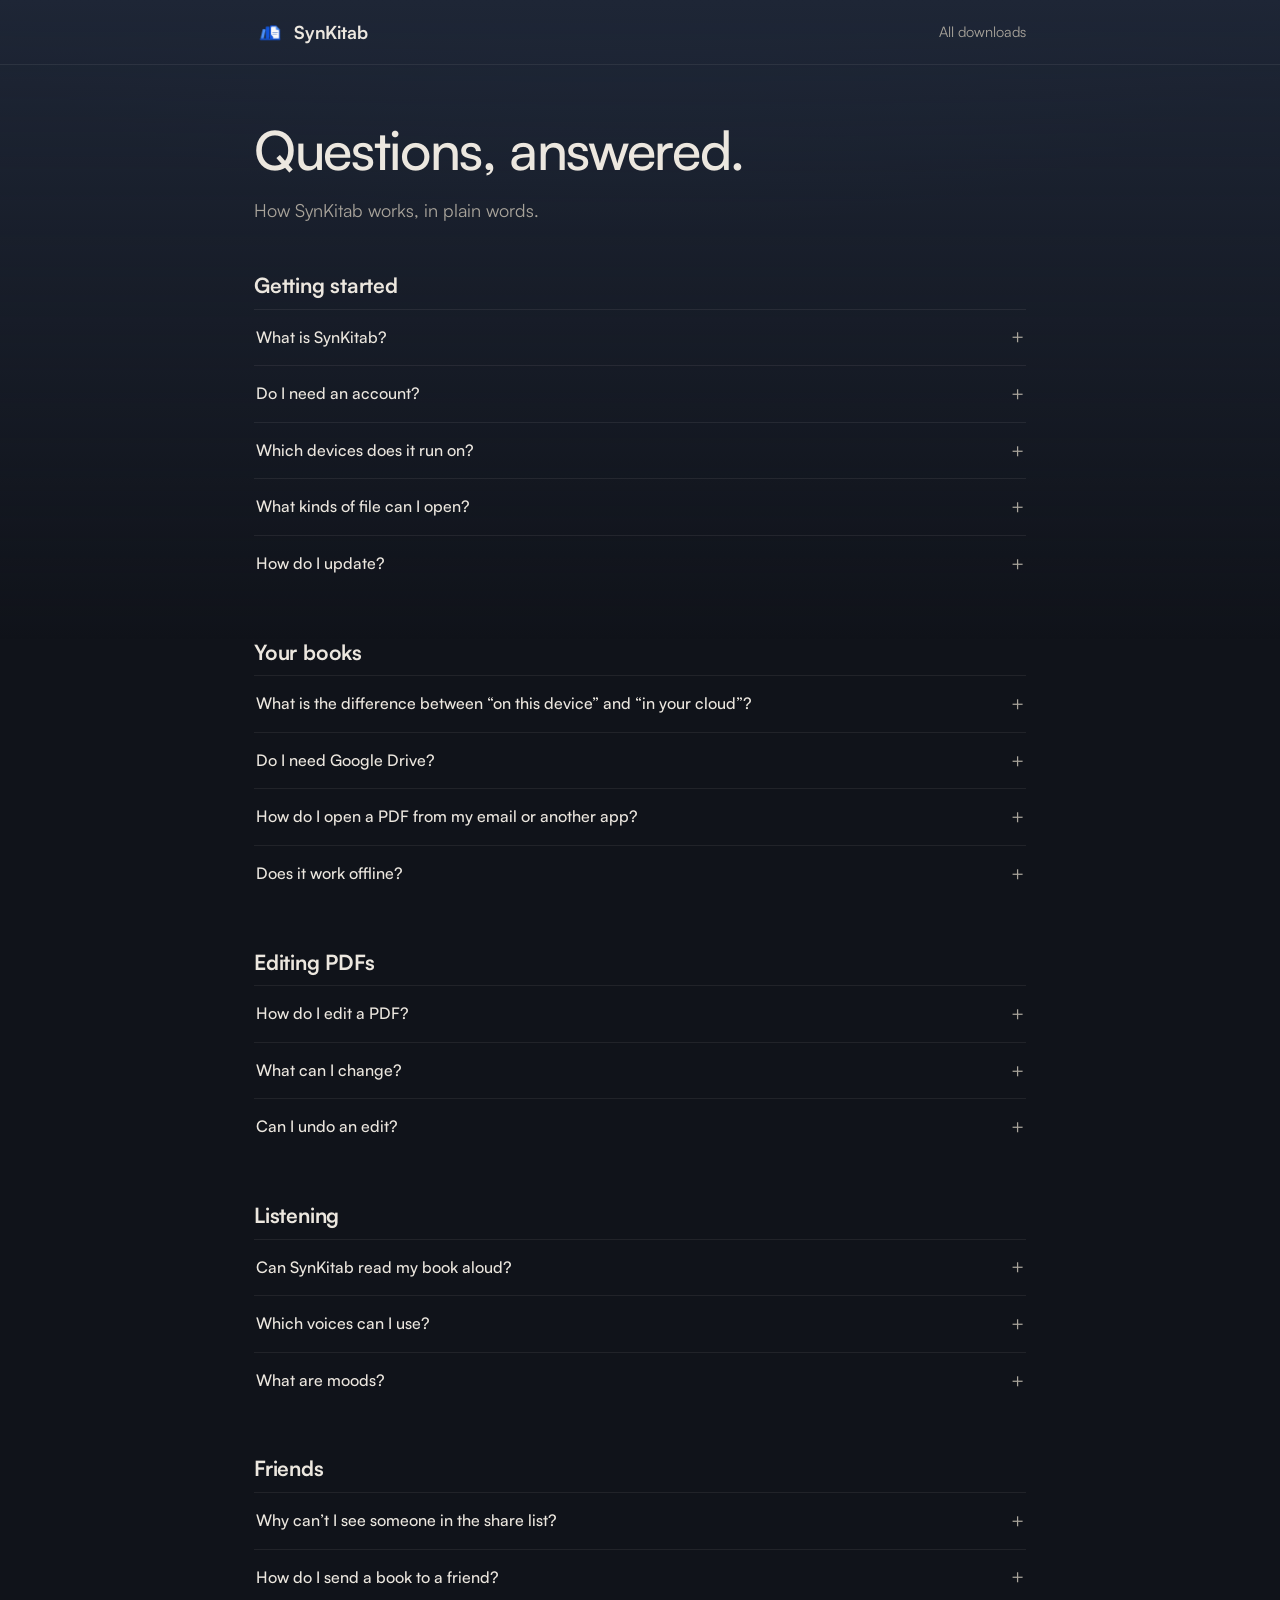
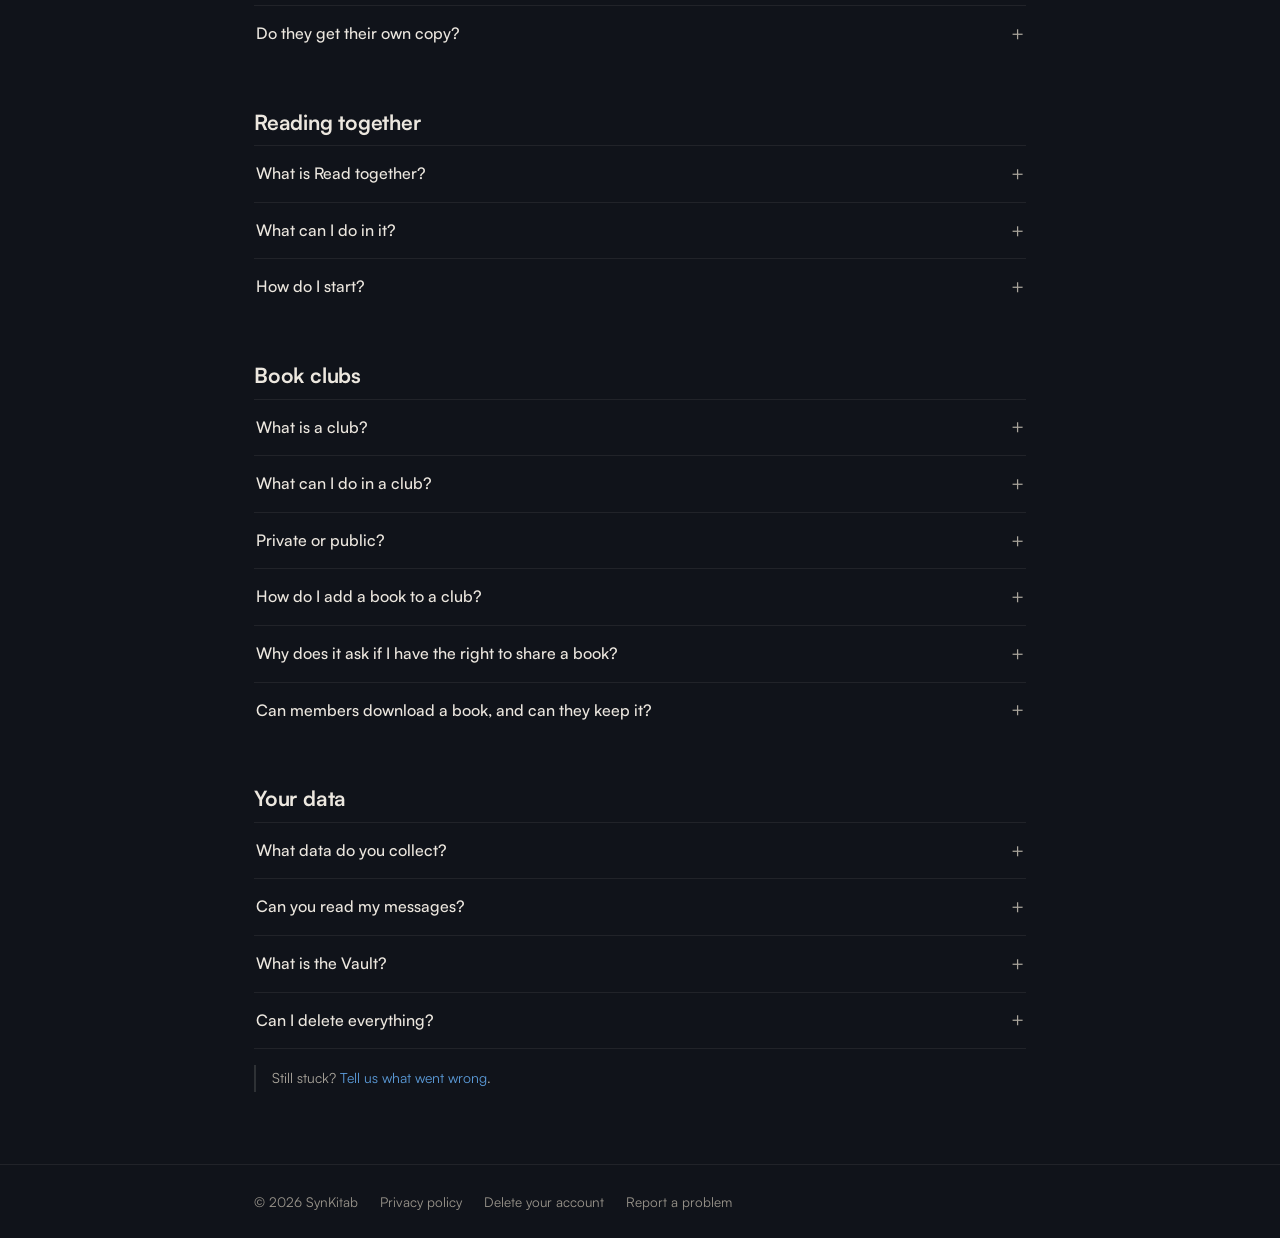
<file: faq.html>
<!doctype html>
<html lang="en">
<head>
<meta charset="utf-8">
<meta name="viewport" content="width=device-width, initial-scale=1">
<title>SynKitab FAQ: Listening, Editing PDFs, Book Clubs and Your Data</title>
<meta name="description" content="How SynKitab works: listening, moods and voices, editing PDFs, book clubs, reading together with a friend, and what data we collect.">
<meta name="theme-color" content="#10131a">
<link rel="canonical" href="https://synkitab.com/faq.html">
<meta property="og:type" content="website">
<meta property="og:site_name" content="SynKitab">
<meta property="og:url" content="https://synkitab.com/faq.html">
<meta property="og:title" content="SynKitab FAQ: Listening, Editing PDFs, Book Clubs and Your Data">
<meta property="og:description" content="How SynKitab works: listening, moods and voices, editing PDFs, book clubs, reading together with a friend, and what data we collect.">
<meta property="og:image" content="https://synkitab.com/og.jpg">
<meta property="og:image:type" content="image/jpeg">
<meta property="og:image:width" content="1200">
<meta property="og:image:height" content="630">
<meta property="og:image:alt" content="SynKitab reading a book aloud on a desktop, with the words: Every book you own. One library, every device.">
<meta name="twitter:card" content="summary_large_image">
<link rel="icon" href="/logo.png">
<link rel="stylesheet" href="/fonts/fonts.css">
<style>
:root{
  --bg:#10131a; --card:#181c25; --card2:#232836;
  --line:rgba(236,231,223,.08); --line2:rgba(236,231,223,.14);
  --text:#ece7df; --muted:#a9a49b; --faint:#9a958c; --accent:#5b9bd9; --brand:#1357e0;
  --serif:"Satoshi",system-ui,-apple-system,"Segoe UI",sans-serif; --sans:"Satoshi",system-ui,-apple-system,"Segoe UI",sans-serif;
  --mono:ui-monospace,SFMono-Regular,Menlo,Consolas,"Liberation Mono",monospace;
}
*{box-sizing:border-box;margin:0;padding:0}
body{min-height:100vh;display:flex;flex-direction:column;background:var(--bg);color:var(--text);font-family:var(--sans);line-height:1.6;-webkit-font-smoothing:antialiased}
a{color:inherit;text-decoration:none}
.glow{position:fixed;inset:0 0 auto;height:640px;pointer-events:none;
  background:linear-gradient(180deg,#1e2636 0%,rgba(16,19,26,0) 100%),
             radial-gradient(900px 320px at 50% 0%,rgba(91,155,217,.10),transparent 72%)}
header{position:relative;border-bottom:1px solid var(--line)}
header .wrap,main,footer .wrap{max-width:820px;margin:0 auto;padding:0 24px}
header .wrap{height:64px;display:flex;align-items:center;gap:20px}
.brand{display:flex;align-items:center;gap:10px;font-weight:700;font-size:18px;letter-spacing:-.01em}
.brand img{width:30px;height:30px;border-radius:8px}
header nav{margin-left:auto;font-size:14.5px;color:var(--muted)}
header nav a:hover{color:var(--text)}
main{position:relative;flex:1;width:100%;padding:56px 24px 72px}
h1{font-family:var(--serif);font-weight:500;font-size:clamp(34px,6vw,54px);line-height:1.06;letter-spacing:-.025em;margin:0 0 18px;text-wrap:balance}
.lede{color:var(--muted);font-size:clamp(16px,1.6vw,18px);max-width:54ch}
h2{font-size:21px;font-weight:600;letter-spacing:-.01em;margin:46px 0 6px}
h2 .tag{font-size:12.5px;font-weight:500;color:var(--muted);margin-left:10px;letter-spacing:0}
p{color:var(--muted);font-size:15px;margin-top:10px;max-width:62ch}
ol{margin:14px 0 0 20px;color:var(--muted);font-size:15px;display:grid;gap:10px}
pre{margin-top:10px;padding:14px 16px;border-radius:12px;background:#0e0e11;border:1px solid var(--line);
  overflow-x:auto;font-family:var(--mono);font-size:13.5px;line-height:1.7;color:var(--text)}
pre .c{color:var(--muted)}
code.in{font-family:var(--mono);font-size:.9em;background:var(--card2);border:1px solid var(--line);border-radius:6px;padding:1.5px 6px;color:var(--text)}
.runs{margin-top:22px;border:1px solid var(--line);border-radius:14px;background:var(--card);overflow:hidden}
.runs div{display:flex;justify-content:space-between;gap:16px;padding:11px 16px;font-size:14px;border-top:1px solid var(--line)}
.runs div:first-child{border-top:0;background:var(--card2);color:var(--muted);font-size:12.5px;letter-spacing:.04em;text-transform:uppercase}
.runs span:last-child{color:var(--muted);font-family:var(--mono);font-size:13px;white-space:nowrap}
.note{margin-top:16px;border-left:2px solid var(--line2);padding:2px 0 2px 16px;color:var(--muted);font-size:14px}
.note b{color:var(--text);font-weight:600}
.actions{display:flex;flex-wrap:wrap;gap:12px;margin-top:28px}
.btn{display:inline-flex;align-items:center;gap:9px;border-radius:999px;font-weight:600;font-size:15px;padding:12px 22px;transition:transform .15s ease,background .2s ease,border-color .2s}
.btn:hover{transform:translateY(-1px)}
.btn-primary{background:var(--brand);color:#fff}
.btn-primary:hover{background:#2a68e8}
.btn-ghost{border:1px solid var(--line2);background:rgba(255,255,255,.03)}
.btn-ghost:hover{border-color:rgba(255,255,255,.28);background:rgba(255,255,255,.06)}
footer{position:relative;border-top:1px solid var(--line);padding:26px 0;color:var(--faint);font-size:13.5px}
footer .wrap{display:flex;flex-wrap:wrap;gap:10px 22px}
footer a:hover{color:var(--text)}
@media (max-width:520px){
  .actions{align-self:stretch}.btn{width:100%;justify-content:center}
  .runs div{flex-direction:column;gap:2px}
  .runs span:last-child{white-space:normal}
}

.faq{margin-top:12px}
.faq h2{margin-top:44px}
details{border-top:1px solid var(--line)}
details:last-of-type{border-bottom:1px solid var(--line)}
summary{display:flex;justify-content:space-between;align-items:center;gap:16px;padding:15px 2px;cursor:pointer;
  list-style:none;font-size:16px;font-weight:500;color:var(--text)}
summary::-webkit-details-marker{display:none}
summary::after{content:"+";flex:none;color:var(--muted);font-size:20px;line-height:1;font-weight:400}
details[open] summary::after{content:"\2212"}
summary:hover{color:var(--accent)}
summary:focus-visible{outline:2px solid var(--accent);outline-offset:2px;border-radius:6px}
details p{margin:0 0 14px;padding:0 2px}
details p a{color:var(--accent)}
details p a:hover{text-decoration:underline}
details b{color:var(--text);font-weight:600}
</style>
<script type="application/ld+json">{"@context": "https://schema.org", "@type": "FAQPage", "mainEntity": [{"@type": "Question", "name": "What is SynKitab?", "acceptedAnswer": {"@type": "Answer", "text": "A reader for your own books and documents. It opens PDFs, EPUBs and many other files, remembers your place on every device, can read to you like an audiobook, and lets you read with friends and book clubs."}}, {"@type": "Question", "name": "Do I need an account?", "acceptedAnswer": {"@type": "Answer", "text": "No. On Windows, Android and Linux you can use your library, read, take notes and listen without one. You only need an account for friends, clubs, syncing between devices and the Vault."}}, {"@type": "Question", "name": "Which devices does it run on?", "acceptedAnswer": {"@type": "Answer", "text": "Windows 10 and 11, Android 7 and up, and 64-bit Linux. On anything else, including a Mac or an iPhone, use the web reader in your browser."}}, {"@type": "Question", "name": "What kinds of file can I open?", "acceptedAnswer": {"@type": "Answer", "text": "PDFs, EPUBs, Word, Excel and PowerPoint files, Markdown, notebooks, code, images and comics. Each one opens as itself, so nothing is converted first."}}, {"@type": "Question", "name": "How do I update?", "acceptedAnswer": {"@type": "Answer", "text": "Download the latest version from the download section and install it over the one you have. Your books and notes stay where they are."}}, {"@type": "Question", "name": "What is the difference between “on this device” and “in your cloud”?", "acceptedAnswer": {"@type": "Answer", "text": "A book on this device is a file on the phone or computer in your hand. A book in your cloud has been synced, so it follows you to your other devices and downloads when you open it."}}, {"@type": "Question", "name": "Do I need Google Drive?", "acceptedAnswer": {"@type": "Answer", "text": "Not to read. Connect it if you want to sync, because your synced books, reading places and notes are kept in your own Google Drive, in a folder called SynKitab. Sending a friend a PDF or EPUB over 64 MB needs it too."}}, {"@type": "Question", "name": "How do I open a PDF from my email or another app?", "acceptedAnswer": {"@type": "Answer", "text": "Choose SynKitab in the “Open with” list. The first time, you are asked whether to keep a copy. Keep a copy adds it to your library. Just read it opens it now and does not keep it once you close it. You can change this any time in Settings."}}, {"@type": "Question", "name": "Does it work offline?", "acceptedAnswer": {"@type": "Answer", "text": "Yes. Books on your device and books you have downloaded open without a connection. Your place syncs when you are back online."}}, {"@type": "Question", "name": "How do I edit a PDF?", "acceptedAnswer": {"@type": "Answer", "text": "Open a book’s menu and choose Open in Edit Arena. You see every page as a thumbnail. Select the pages you want, make your changes, then tap Save changes."}}, {"@type": "Question", "name": "What can I change?", "acceptedAnswer": {"@type": "Answer", "text": "Reorder, rotate, crop, delete and extract pages, insert pages from another PDF, merge PDFs, compress a file and add a watermark. Word, comic and other files can be turned into a PDF first."}}, {"@type": "Question", "name": "Can I undo an edit?", "acceptedAnswer": {"@type": "Answer", "text": "Yes. Every saved edit is a new version, so the earlier one is still there to go back to."}}, {"@type": "Question", "name": "Can SynKitab read my book aloud?", "acceptedAnswer": {"@type": "Answer", "text": "Yes, PDFs and EPUBs, like an audiobook. It has a player with speed control and a sleep timer, follows along word by word, turns the pages for you, and keeps playing in the background. Select any text and choose Read from here to start there. Scanned pages can be read too."}}, {"@type": "Question", "name": "Which voices can I use?", "acceptedAnswer": {"@type": "Answer", "text": "Your device’s own voices work straight away. On Windows, Android and Linux you can also download more natural ones, Supertonic, Kokoro, Kitten, Pocket and Piper, in Settings under Voices. They work with no internet once downloaded. Tap the star on any voice to keep it at the top of its language. The web reader uses your browser’s voices."}}, {"@type": "Question", "name": "What are moods?", "acceptedAnswer": {"@type": "Answer", "text": "A mood sets how a book is read: the pace, the tone, the silences and the sense of space around the voice. Choose Audiobook, Immersive, Action, Thriller, Horror, Study or Calm in the audio dashboard, each with a few presets. The words of your book never change. Downloaded voices get the full effect; device voices change pace, pitch, volume and pauses."}}, {"@type": "Question", "name": "Why can’t I see someone in the share list?", "acceptedAnswer": {"@type": "Answer", "text": "You can send books to friends, and a friend is someone you both follow. If only one of you follows the other, they appear under Not friends yet until you both do."}}, {"@type": "Question", "name": "How do I send a book to a friend?", "acceptedAnswer": {"@type": "Answer", "text": "Open the book’s menu or the reader, tap Share, pick your friend, confirm you are allowed to share it, and tap Send. It shows up in your chat with them."}}, {"@type": "Question", "name": "Do they get their own copy?", "acceptedAnswer": {"@type": "Answer", "text": "Yes, once they accept it, it becomes theirs. A file travels as a one-time copy, which is removed from our storage after they have it, or after a week."}}, {"@type": "Question", "name": "What is Read together?", "acceptedAnswer": {"@type": "Answer", "text": "A way to read one book with one friend. You each read your own copy, at your own pace, and always know where the other is."}}, {"@type": "Question", "name": "What can I do in it?", "acceptedAnswer": {"@type": "Answer", "text": "See your friend’s face on the page they are on and a dot on the reading slider, updating live. The book stays pinned at the top of your chat, so you can talk about it as you go, and you can leave each other notes on the pages. Either of you can stop at any time."}}, {"@type": "Question", "name": "How do I start?", "acceptedAnswer": {"@type": "Answer", "text": "Tap Share on a PDF or EPUB, pick your friend and switch on Read it together. They get an invitation to join. If they don’t have the book, you can send them your copy or they can ask you for it."}}, {"@type": "Question", "name": "What is a club?", "acceptedAnswer": {"@type": "Answer", "text": "A group reading books together, without spoiling them for each other. Tell the club how far you have read, and everything past that point stays locked until you get there."}}, {"@type": "Question", "name": "What can I do in a club?", "acceptedAnswer": {"@type": "Answer", "text": "Chat in a room for the whole club, for each series, each book and every chapter. Line up what to read next and keep the finished books. Start debates, vote on theories, compare characters, and see members’ highlights if you want to. You also get a reader card with your favourite characters, hot takes and badges."}}, {"@type": "Question", "name": "Private or public?", "acceptedAnswer": {"@type": "Answer", "text": "A private club is by invitation or code, and can keep a book’s file so members can download it. A public club can be found and joined by anyone signed in, and shares conversation, never files. Each member reads their own copy."}}, {"@type": "Question", "name": "How do I add a book to a club?", "acceptedAnswer": {"@type": "Answer", "text": "Organisers tap add a book and pick one from their library, or choose From this device for a file that is not in it yet. Members can ask the organisers for a book instead, from the same place or from Share. Clubs read PDFs and EPUBs."}}, {"@type": "Question", "name": "Why does it ask if I have the right to share a book?", "acceptedAnswer": {"@type": "Answer", "text": "In a private club the file goes to every member, so you confirm that you own its rights, that it is in the public domain, or that its licence allows sharing. If you do not have that right, open More details and turn off Keep the file in the club. The book is added without its file and members bring their own copy."}}, {"@type": "Question", "name": "Can members download a book, and can they keep it?", "acceptedAnswer": {"@type": "Answer", "text": "Yes, members can download a club’s book in one tap. By default they read it in SynKitab and it leaves their device when they leave the club. Organisers can change this for the whole club with Members may keep and share their copy in the club menu."}}, {"@type": "Question", "name": "What data do you collect?", "acceptedAnswer": {"@type": "Answer", "text": "As little as the app needs to work, and we sell nothing about you to anyone.With no account: your books, notes and places stay on your device. The app sends anonymous counts under a random install number: your device type and app version, which kinds of file you opened, which features you used, and rough ranges for reading time, errors and slow opens. That number is not tied to you, and it never includes your books, their titles, pages, searches or notes. Turn it off in Settings, Help & about.With an account: your email address, the profile you choose to fill in, who you follow, and what you choose to share with friends and clubs.If you sync: your reading places, highlights and notes. Your books go to your own Google Drive if you choose it, and then we don’t hold the files."}}, {"@type": "Question", "name": "Can you read my messages?", "acceptedAnswer": {"@type": "Answer", "text": "No. Direct messages are end-to-end encrypted, so we store them but cannot read them. We can see who messaged whom and when. Club chats are different: they are not end-to-end encrypted, so members, and whoever runs SynKitab, can read them."}}, {"@type": "Question", "name": "What is the Vault?", "acceptedAnswer": {"@type": "Answer", "text": "A locked place for private books. A book in it is encrypted with your password before it is stored, so we keep it but cannot open it."}}, {"@type": "Question", "name": "Can I delete everything?", "acceptedAnswer": {"@type": "Answer", "text": "Yes. Deleting your account in Settings removes your books, notes and history from the server. There is also a page for it, and every detail is in the privacy policy."}}]}</script>
</head>
<body>
<div class="glow" aria-hidden="true"></div>

<header>
  <div class="wrap">
    <a class="brand" href="/"><img src="/logo.png" alt="">SynKitab</a>
    <nav><a href="/#download">All downloads</a></nav>
  </div>
</header>

<main>
  <h1>Questions, answered.</h1>
  <p class="lede">How SynKitab works, in plain words.</p>
  <div class="faq">
    <h2>Getting started</h2>
    <details><summary>What is SynKitab?</summary><p>A reader for your own books and documents. It opens PDFs, EPUBs and many other files, remembers your place on every device, can read to you like an audiobook, and lets you read with friends and book clubs.</p></details>
    <details><summary>Do I need an account?</summary><p>No. On Windows, Android and Linux you can use your library, read, take notes and listen without one. You only need an account for friends, clubs, syncing between devices and the Vault.</p></details>
    <details><summary>Which devices does it run on?</summary><p>Windows 10 and 11, Android 7 and up, and 64-bit Linux. On anything else, including a Mac or an iPhone, use the <a href="https://reader.synkitab.com/">web reader</a> in your browser.</p></details>
    <details><summary>What kinds of file can I open?</summary><p>PDFs, EPUBs, Word, Excel and PowerPoint files, Markdown, notebooks, code, images and comics. Each one opens as itself, so nothing is converted first.</p></details>
    <details><summary>How do I update?</summary><p>Download the latest version from the <a href="/#download">download section</a> and install it over the one you have. Your books and notes stay where they are.</p></details>
    <h2>Your books</h2>
    <details><summary>What is the difference between “on this device” and “in your cloud”?</summary><p>A book on this device is a file on the phone or computer in your hand. A book in your cloud has been synced, so it follows you to your other devices and downloads when you open it.</p></details>
    <details><summary>Do I need Google Drive?</summary><p>Not to read. Connect it if you want to sync, because your synced books, reading places and notes are kept in your own Google Drive, in a folder called SynKitab. Sending a friend a PDF or EPUB over 64 MB needs it too.</p></details>
    <details><summary>How do I open a PDF from my email or another app?</summary><p>Choose SynKitab in the “Open with” list. The first time, you are asked whether to keep a copy. <b>Keep a copy</b> adds it to your library. <b>Just read it</b> opens it now and does not keep it once you close it. You can change this any time in Settings.</p></details>
    <details><summary>Does it work offline?</summary><p>Yes. Books on your device and books you have downloaded open without a connection. Your place syncs when you are back online.</p></details>
    <h2>Editing PDFs</h2>
    <details><summary>How do I edit a PDF?</summary><p>Open a book’s menu and choose <b>Open in Edit Arena</b>. You see every page as a thumbnail. Select the pages you want, make your changes, then tap <b>Save changes</b>.</p></details>
    <details><summary>What can I change?</summary><p>Reorder, rotate, crop, delete and extract pages, insert pages from another PDF, merge PDFs, compress a file and add a watermark. Word, comic and other files can be turned into a PDF first.</p></details>
    <details><summary>Can I undo an edit?</summary><p>Yes. Every saved edit is a new version, so the earlier one is still there to go back to.</p></details>
    <h2>Listening</h2>
    <details><summary>Can SynKitab read my book aloud?</summary><p>Yes, PDFs and EPUBs, like an audiobook. It has a player with speed control and a sleep timer, follows along word by word, turns the pages for you, and keeps playing in the background. Select any text and choose <b>Read from here</b> to start there. Scanned pages can be read too.</p></details>
    <details><summary>Which voices can I use?</summary><p>Your device’s own voices work straight away. On Windows, Android and Linux you can also download more natural ones, Supertonic, Kokoro, Kitten, Pocket and Piper, in Settings under Voices. They work with no internet once downloaded. Tap the star on any voice to keep it at the top of its language. The web reader uses your browser’s voices.</p></details>
    <details><summary>What are moods?</summary><p>A mood sets how a book is read: the pace, the tone, the silences and the sense of space around the voice. Choose Audiobook, Immersive, Action, Thriller, Horror, Study or Calm in the audio dashboard, each with a few presets. The words of your book never change. Downloaded voices get the full effect; device voices change pace, pitch, volume and pauses.</p></details>
    <h2>Friends</h2>
    <details><summary>Why can’t I see someone in the share list?</summary><p>You can send books to friends, and a friend is someone you both follow. If only one of you follows the other, they appear under <b>Not friends yet</b> until you both do.</p></details>
    <details><summary>How do I send a book to a friend?</summary><p>Open the book’s menu or the reader, tap <b>Share</b>, pick your friend, confirm you are allowed to share it, and tap <b>Send</b>. It shows up in your chat with them.</p></details>
    <details><summary>Do they get their own copy?</summary><p>Yes, once they accept it, it becomes theirs. A file travels as a one-time copy, which is removed from our storage after they have it, or after a week.</p></details>
    <h2>Reading together</h2>
    <details><summary>What is Read together?</summary><p>A way to read one book with one friend. You each read your own copy, at your own pace, and always know where the other is.</p></details>
    <details><summary>What can I do in it?</summary><p>See your friend’s face on the page they are on and a dot on the reading slider, updating live. The book stays pinned at the top of your chat, so you can talk about it as you go, and you can leave each other notes on the pages. Either of you can stop at any time.</p></details>
    <details><summary>How do I start?</summary><p>Tap <b>Share</b> on a PDF or EPUB, pick your friend and switch on <b>Read it together</b>. They get an invitation to join. If they don’t have the book, you can send them your copy or they can ask you for it.</p></details>
    <h2>Book clubs</h2>
    <details><summary>What is a club?</summary><p>A group reading books together, without spoiling them for each other. Tell the club how far you have read, and everything past that point stays locked until you get there.</p></details>
    <details><summary>What can I do in a club?</summary><p>Chat in a room for the whole club, for each series, each book and every chapter. Line up what to read next and keep the finished books. Start debates, vote on theories, compare characters, and see members’ highlights if you want to. You also get a reader card with your favourite characters, hot takes and badges.</p></details>
    <details><summary>Private or public?</summary><p>A private club is by invitation or code, and can keep a book’s file so members can download it. A public club can be found and joined by anyone signed in, and shares conversation, never files. Each member reads their own copy.</p></details>
    <details><summary>How do I add a book to a club?</summary><p>Organisers tap add a book and pick one from their library, or choose <b>From this device</b> for a file that is not in it yet. Members can ask the organisers for a book instead, from the same place or from <b>Share</b>. Clubs read PDFs and EPUBs.</p></details>
    <details><summary>Why does it ask if I have the right to share a book?</summary><p>In a private club the file goes to every member, so you confirm that you own its rights, that it is in the public domain, or that its licence allows sharing. If you do not have that right, open <b>More details</b> and turn off <b>Keep the file in the club</b>. The book is added without its file and members bring their own copy.</p></details>
    <details><summary>Can members download a book, and can they keep it?</summary><p>Yes, members can download a club’s book in one tap. By default they read it in SynKitab and it leaves their device when they leave the club. Organisers can change this for the whole club with <b>Members may keep and share their copy</b> in the club menu.</p></details>
    <h2>Your data</h2>
    <details><summary>What data do you collect?</summary><p>As little as the app needs to work, and we sell nothing about you to anyone.</p><p><b>With no account:</b> your books, notes and places stay on your device. The app sends anonymous counts under a random install number: your device type and app version, which kinds of file you opened, which features you used, and rough ranges for reading time, errors and slow opens. That number is not tied to you, and it never includes your books, their titles, pages, searches or notes. Turn it off in Settings, Help &amp; about.</p><p><b>With an account:</b> your email address, the profile you choose to fill in, who you follow, and what you choose to share with friends and clubs.</p><p><b>If you sync:</b> your reading places, highlights and notes. Your books go to your own Google Drive if you choose it, and then we don’t hold the files.</p></details>
    <details><summary>Can you read my messages?</summary><p>No. Direct messages are end-to-end encrypted, so we store them but cannot read them. We can see who messaged whom and when. Club chats are different: they are not end-to-end encrypted, so members, and whoever runs SynKitab, can read them.</p></details>
    <details><summary>What is the Vault?</summary><p>A locked place for private books. A book in it is encrypted with your password before it is stored, so we keep it but cannot open it.</p></details>
    <details><summary>Can I delete everything?</summary><p>Yes. Deleting your account in Settings removes your books, notes and history from the server. There is also a <a href="https://api.synkitab.com/delete-account">page for it</a>, and every detail is in the <a href="https://api.synkitab.com/privacy">privacy policy</a>.</p></details>
  </div>
  <p class="note">Still stuck? <a href="https://api.synkitab.com/report" style="color:var(--accent)">Tell us what went wrong</a>.</p>
</main>

<footer>
  <div class="wrap">
    <span>© 2026 SynKitab</span>
    <a href="https://api.synkitab.com/privacy">Privacy policy</a>
    <a href="https://api.synkitab.com/delete-account">Delete your account</a>
    <a href="https://api.synkitab.com/report">Report a problem</a>
  </div>
</footer>
</body>
</html>
</file>
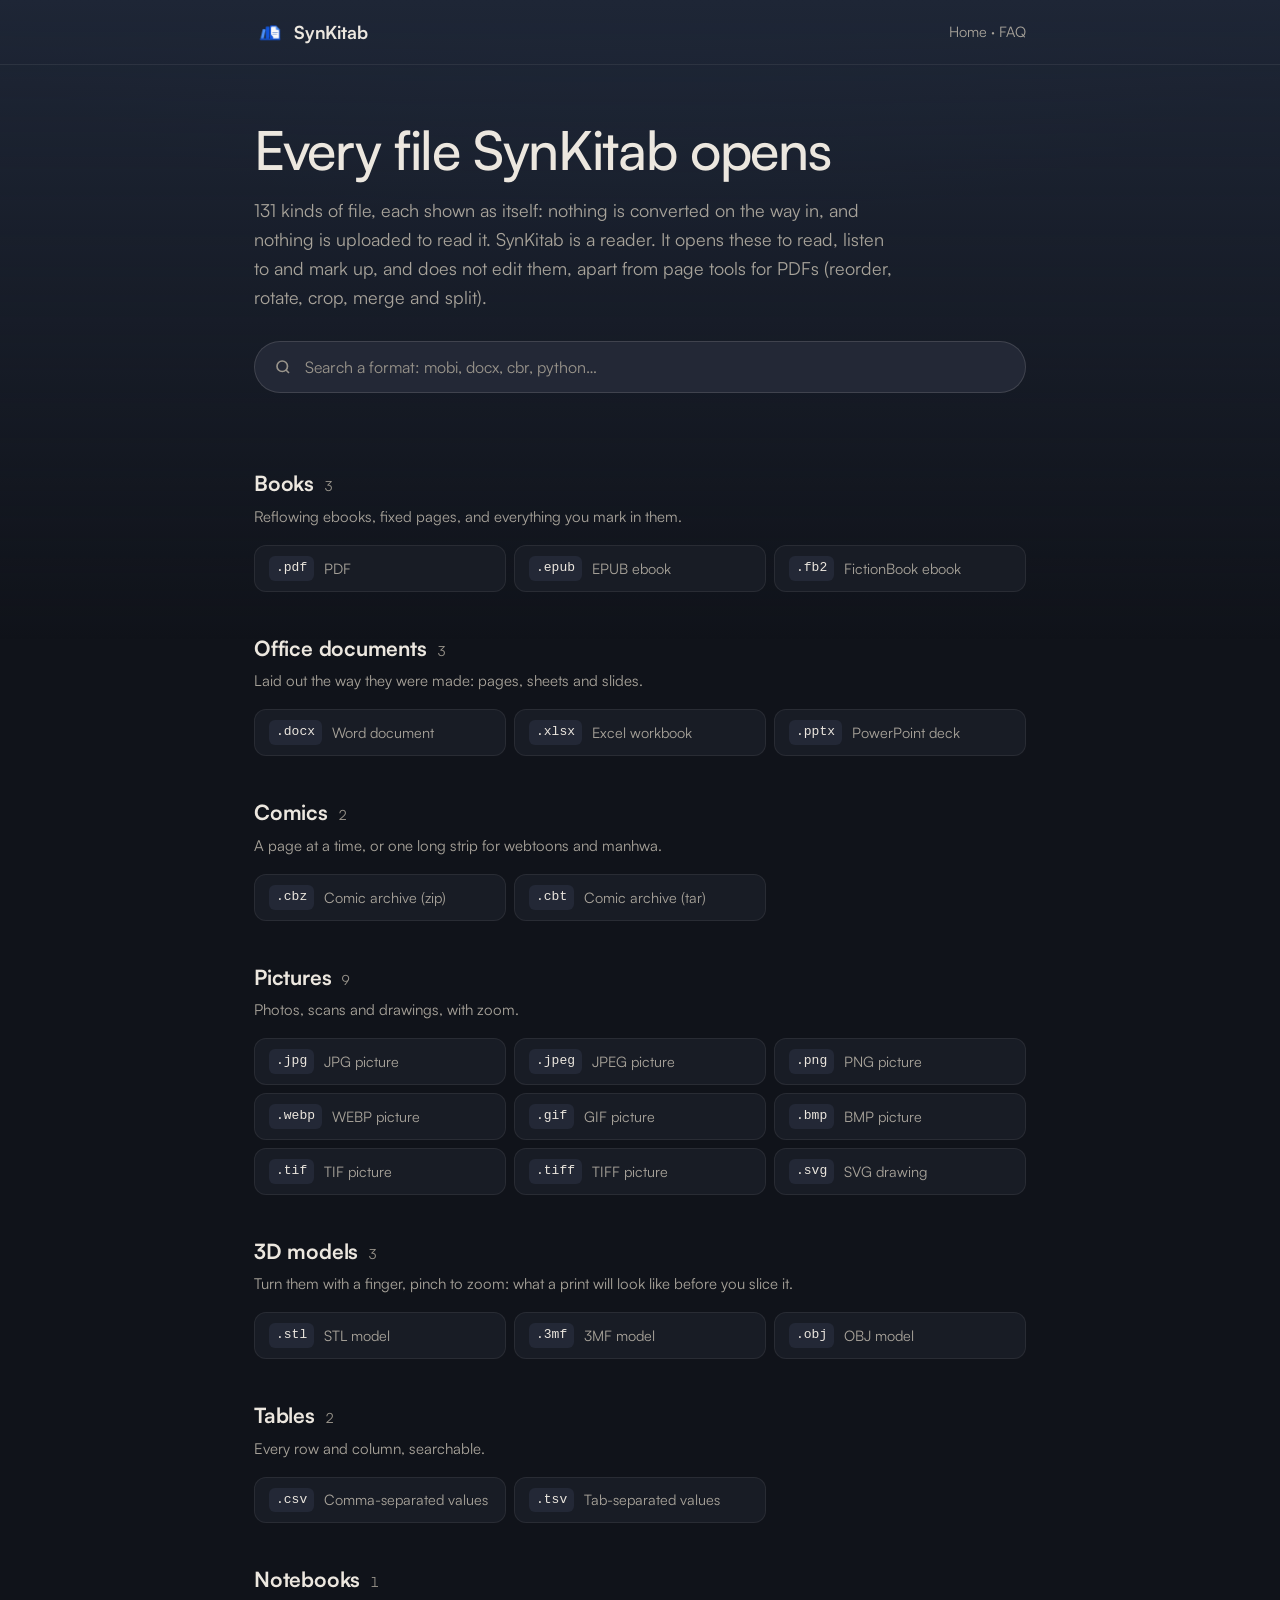
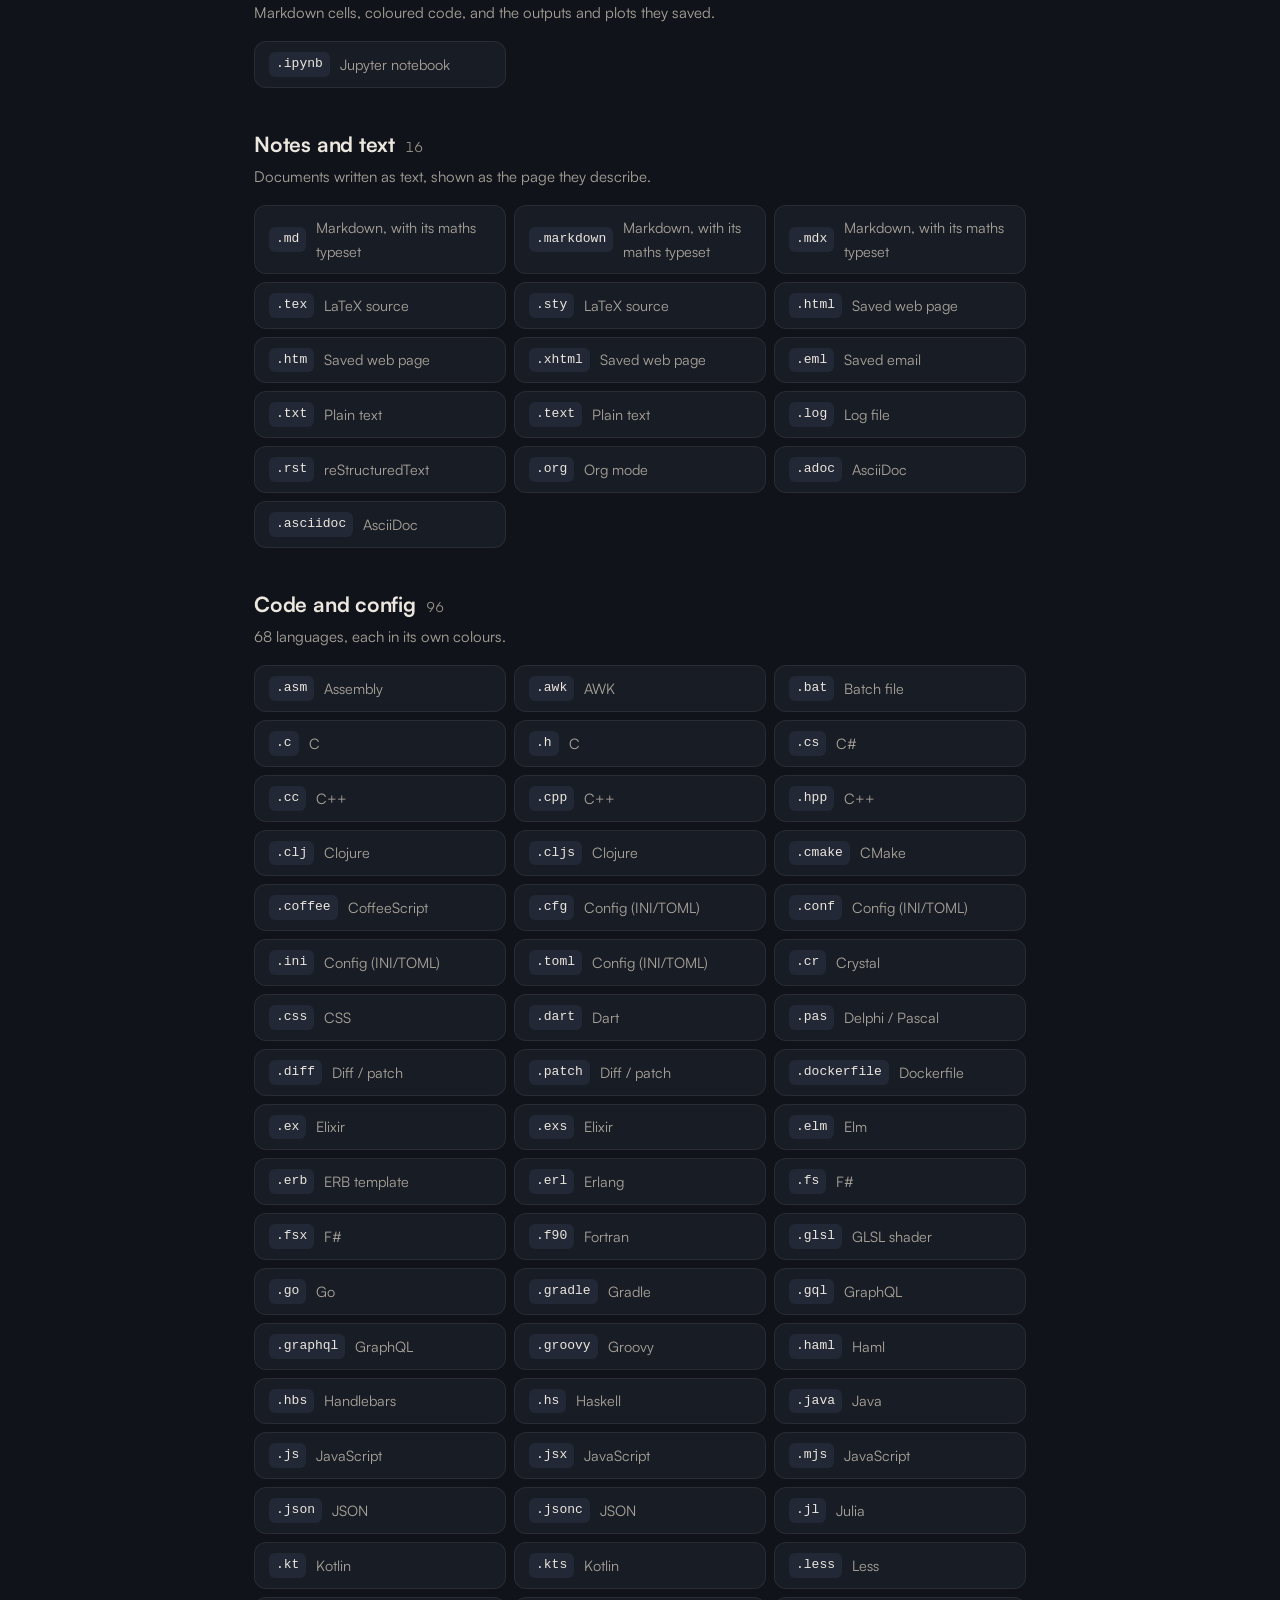
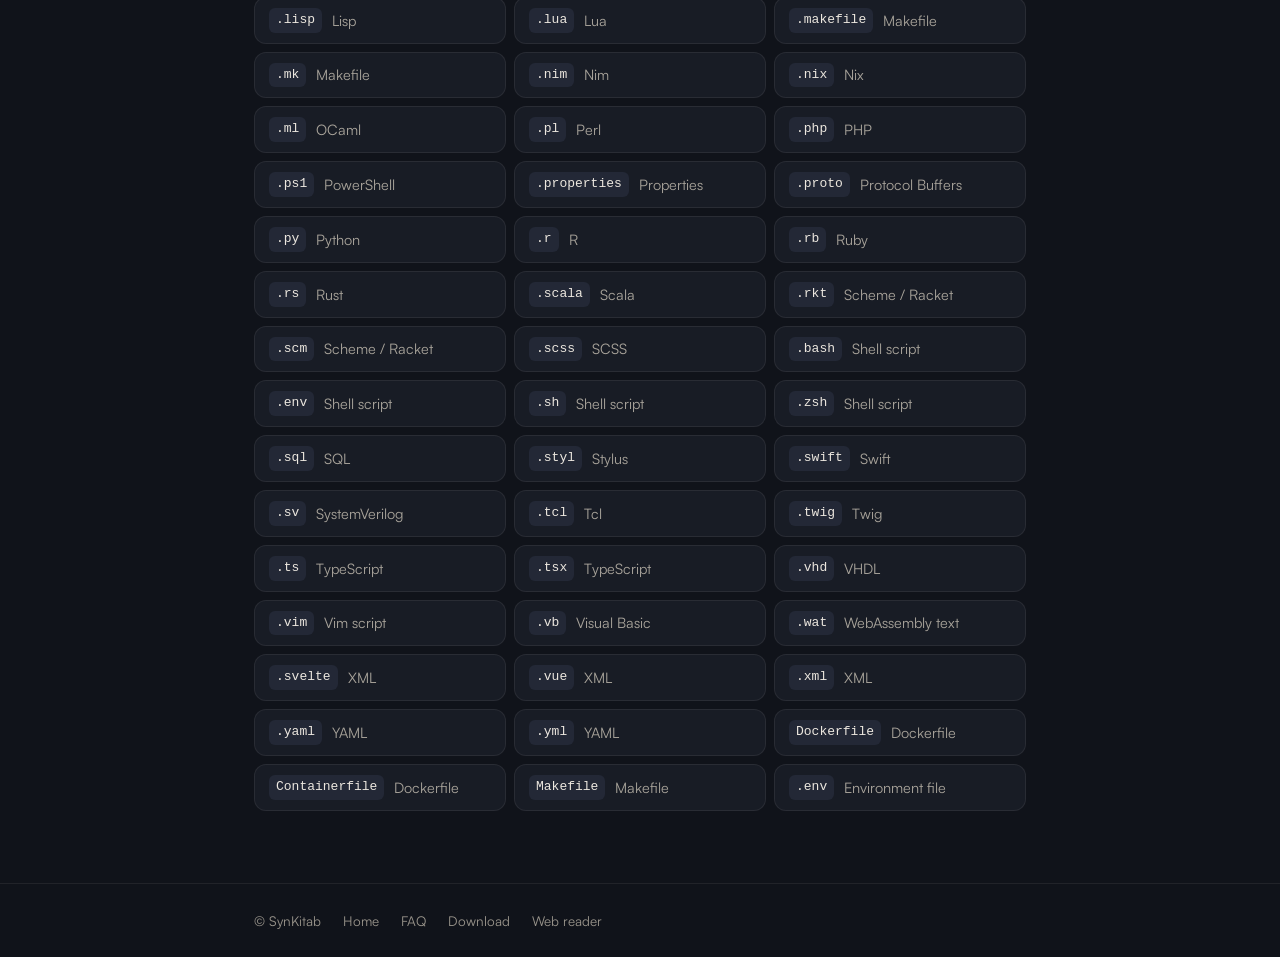
<file: formats.html>
<!doctype html>
<html lang="en">
<head>
<meta charset="utf-8">
<meta name="viewport" content="width=device-width, initial-scale=1">
<title>Every File SynKitab Opens: 131 Formats, Searchable</title>
<meta name="description" content="Does SynKitab open your file? Search all 131 formats it reads: PDF, EPUB, Word, Excel, PowerPoint, comics, pictures, notebooks, 3D models, Markdown and 70 programming languages. A reader, not an editor.">
<meta name="theme-color" content="#10131a">
<link rel="canonical" href="https://synkitab.com/formats.html">
<meta property="og:type" content="website">
<meta property="og:site_name" content="SynKitab">
<meta property="og:url" content="https://synkitab.com/formats.html">
<meta property="og:title" content="Every file SynKitab opens">
<meta property="og:description" content="Search all 131 formats SynKitab reads, by type.">
<meta property="og:image" content="https://synkitab.com/og.jpg">
<meta name="twitter:card" content="summary_large_image">
<link rel="icon" href="/logo.png">
<link rel="stylesheet" href="/fonts/fonts.css">
<style>
:root{
  --bg:#10131a; --card:#181c25; --card2:#232836;
  --line:rgba(236,231,223,.08); --line2:rgba(236,231,223,.14);
  --text:#ece7df; --muted:#a9a49b; --faint:#9a958c; --accent:#5b9bd9; --brand:#1357e0;
  --serif:"Satoshi",system-ui,-apple-system,"Segoe UI",sans-serif; --sans:"Satoshi",system-ui,-apple-system,"Segoe UI",sans-serif;
  --mono:ui-monospace,SFMono-Regular,Menlo,Consolas,"Liberation Mono",monospace;
}
*{box-sizing:border-box;margin:0;padding:0}
body{min-height:100vh;display:flex;flex-direction:column;background:var(--bg);color:var(--text);font-family:var(--sans);line-height:1.6;-webkit-font-smoothing:antialiased}
a{color:inherit;text-decoration:none}
.glow{position:fixed;inset:0 0 auto;height:640px;pointer-events:none;
  background:linear-gradient(180deg,#1e2636 0%,rgba(16,19,26,0) 100%),
             radial-gradient(900px 320px at 50% 0%,rgba(91,155,217,.10),transparent 72%)}
header{position:relative;border-bottom:1px solid var(--line)}
header .wrap,main,footer .wrap{max-width:820px;margin:0 auto;padding:0 24px}
header .wrap{height:64px;display:flex;align-items:center;gap:20px}
.brand{display:flex;align-items:center;gap:10px;font-weight:700;font-size:18px;letter-spacing:-.01em}
.brand img{width:30px;height:30px;border-radius:8px}
header nav{margin-left:auto;font-size:14.5px;color:var(--muted)}
header nav a:hover{color:var(--text)}
main{position:relative;flex:1;width:100%;padding:56px 24px 72px}
h1{font-family:var(--serif);font-weight:500;font-size:clamp(34px,6vw,54px);line-height:1.06;letter-spacing:-.025em;margin:0 0 18px;text-wrap:balance}
.lede{color:var(--muted);font-size:clamp(16px,1.6vw,18px);max-width:54ch}
h2{font-size:21px;font-weight:600;letter-spacing:-.01em;margin:46px 0 6px}
h2 .tag{font-size:12.5px;font-weight:500;color:var(--muted);margin-left:10px;letter-spacing:0}
p{color:var(--muted);font-size:15px;margin-top:10px;max-width:62ch}
ol{margin:14px 0 0 20px;color:var(--muted);font-size:15px;display:grid;gap:10px}
pre{margin-top:10px;padding:14px 16px;border-radius:12px;background:#0e0e11;border:1px solid var(--line);
  overflow-x:auto;font-family:var(--mono);font-size:13.5px;line-height:1.7;color:var(--text)}
pre .c{color:var(--muted)}
code.in{font-family:var(--mono);font-size:.9em;background:var(--card2);border:1px solid var(--line);border-radius:6px;padding:1.5px 6px;color:var(--text)}
.runs{margin-top:22px;border:1px solid var(--line);border-radius:14px;background:var(--card);overflow:hidden}
.runs div{display:flex;justify-content:space-between;gap:16px;padding:11px 16px;font-size:14px;border-top:1px solid var(--line)}
.runs div:first-child{border-top:0;background:var(--card2);color:var(--muted);font-size:12.5px;letter-spacing:.04em;text-transform:uppercase}
.runs span:last-child{color:var(--muted);font-family:var(--mono);font-size:13px;white-space:nowrap}
.note{margin-top:16px;border-left:2px solid var(--line2);padding:2px 0 2px 16px;color:var(--muted);font-size:14px}
.note b{color:var(--text);font-weight:600}
.actions{display:flex;flex-wrap:wrap;gap:12px;margin-top:28px}
.btn{display:inline-flex;align-items:center;gap:9px;border-radius:999px;font-weight:600;font-size:15px;padding:12px 22px;transition:transform .15s ease,background .2s ease,border-color .2s}
.btn:hover{transform:translateY(-1px)}
.btn-primary{background:var(--brand);color:#fff}
.btn-primary:hover{background:#2a68e8}
.btn-ghost{border:1px solid var(--line2);background:rgba(255,255,255,.03)}
.btn-ghost:hover{border-color:rgba(255,255,255,.28);background:rgba(255,255,255,.06)}
footer{position:relative;border-top:1px solid var(--line);padding:26px 0;color:var(--faint);font-size:13.5px}
footer .wrap{display:flex;flex-wrap:wrap;gap:10px 22px}
footer a:hover{color:var(--text)}
@media (max-width:520px){
  .actions{align-self:stretch}.btn{width:100%;justify-content:center}
  .runs div{flex-direction:column;gap:2px}
  .runs span:last-child{white-space:normal}
}


.find{position:relative;margin-top:30px}
.find input{width:100%;height:52px;border-radius:999px;border:1px solid var(--line2);background:var(--card2);color:var(--text);
  font:inherit;font-size:16px;padding:0 22px 0 50px;outline:none}
.find input:focus{border-color:var(--accent)}
.find input::placeholder{color:var(--faint)}
.find svg{position:absolute;left:20px;top:17px;width:18px;height:18px;color:var(--faint)}
.answer{min-height:24px;margin-top:10px;font-size:15px;color:var(--muted)}
.answer b{color:var(--text);font-weight:600}
.answer.yes b{color:var(--accent)}
section.kind{margin-top:40px}
section.kind h2{margin:0;display:flex;align-items:baseline;gap:10px}
section.kind h2 span{font-size:14px;font-weight:400;color:var(--faint);font-variant-numeric:tabular-nums}
section.kind p{margin-top:4px}
.chips{display:grid;grid-template-columns:repeat(auto-fill,minmax(210px,1fr));gap:8px;margin-top:16px}
.chip{display:flex;align-items:center;gap:10px;padding:10px 14px;border-radius:12px;background:var(--card);border:1px solid var(--line);font-size:14.5px;color:var(--muted)}
.chip code{font-family:var(--mono);font-size:13px;color:var(--text);background:var(--card2);border-radius:6px;padding:2px 7px}
.chip[hidden],section.kind[hidden]{display:none}
::selection{background:rgba(91,155,217,.3)}
</style>
</head>
<body>
<div class="glow"></div>
<header><div class="wrap">
  <a class="brand" href="/"><img src="/logo.png" alt="">SynKitab</a>
  <nav><a href="/">Home</a> · <a href="/faq.html">FAQ</a></nav>
</div></header>

<main>
  <h1>Every file SynKitab opens</h1>
  <p class="lede">131 kinds of file, each shown as itself: nothing is converted on the way in, and nothing is uploaded to read it. SynKitab is a reader. It opens these to read, listen to and mark up, and does not edit them, apart from page tools for PDFs (reorder, rotate, crop, merge and split).</p>

  <div class="find">
    <svg viewBox="0 0 24 24"><path fill="none" stroke="currentColor" stroke-width="2.2" d="M11 18a7 7 0 1 0 0-14 7 7 0 0 0 0 14Zm5-2 4 4"/></svg>
    <input id="q" type="search" autocomplete="off" spellcheck="false" placeholder="Search a format: mobi, docx, cbr, python…" aria-label="Search the formats SynKitab opens">
    <div class="answer" id="answer" aria-live="polite"></div>
  </div>

  <div id="list"></div>
</main>

<footer><div class="wrap">
  <span>© SynKitab</span>
  <a href="/">Home</a><a href="/faq.html">FAQ</a><a href="/#download">Download</a><a href="https://reader.synkitab.com/">Web reader</a>
</div></footer>

<script>
var DATA = {"groups":[{"title":"Books","note":"Reflowing ebooks, fixed pages, and everything you mark in them.","items":[{"ext":"pdf","name":"PDF"},{"ext":"epub","name":"EPUB ebook"},{"ext":"fb2","name":"FictionBook ebook"}]},{"title":"Office documents","note":"Laid out the way they were made: pages, sheets and slides.","items":[{"ext":"docx","name":"Word document"},{"ext":"xlsx","name":"Excel workbook"},{"ext":"pptx","name":"PowerPoint deck"}]},{"title":"Comics","note":"A page at a time, or one long strip for webtoons and manhwa.","items":[{"ext":"cbz","name":"Comic archive (zip)"},{"ext":"cbt","name":"Comic archive (tar)"}]},{"title":"Pictures","note":"Photos, scans and drawings, with zoom.","items":[{"ext":"jpg","name":"JPG picture"},{"ext":"jpeg","name":"JPEG picture"},{"ext":"png","name":"PNG picture"},{"ext":"webp","name":"WEBP picture"},{"ext":"gif","name":"GIF picture"},{"ext":"bmp","name":"BMP picture"},{"ext":"tif","name":"TIF picture"},{"ext":"tiff","name":"TIFF picture"},{"ext":"svg","name":"SVG drawing"}]},{"title":"3D models","note":"Turn them with a finger, pinch to zoom: what a print will look like before you slice it.","items":[{"ext":"stl","name":"STL model"},{"ext":"3mf","name":"3MF model"},{"ext":"obj","name":"OBJ model"}]},{"title":"Tables","note":"Every row and column, searchable.","items":[{"ext":"csv","name":"Comma-separated values"},{"ext":"tsv","name":"Tab-separated values"}]},{"title":"Notebooks","note":"Markdown cells, coloured code, and the outputs and plots they saved.","items":[{"ext":"ipynb","name":"Jupyter notebook"}]},{"title":"Notes and text","note":"Documents written as text, shown as the page they describe.","items":[{"ext":"md","name":"Markdown, with its maths typeset"},{"ext":"markdown","name":"Markdown, with its maths typeset"},{"ext":"mdx","name":"Markdown, with its maths typeset"},{"ext":"tex","name":"LaTeX source"},{"ext":"sty","name":"LaTeX source"},{"ext":"html","name":"Saved web page"},{"ext":"htm","name":"Saved web page"},{"ext":"xhtml","name":"Saved web page"},{"ext":"eml","name":"Saved email"},{"ext":"txt","name":"Plain text"},{"ext":"text","name":"Plain text"},{"ext":"log","name":"Log file"},{"ext":"rst","name":"reStructuredText"},{"ext":"org","name":"Org mode"},{"ext":"adoc","name":"AsciiDoc"},{"ext":"asciidoc","name":"AsciiDoc"}]},{"title":"Code and config","note":"68 languages, each in its own colours.","items":[{"ext":"asm","name":"Assembly"},{"ext":"awk","name":"AWK"},{"ext":"bat","name":"Batch file"},{"ext":"c","name":"C"},{"ext":"h","name":"C"},{"ext":"cs","name":"C#"},{"ext":"cc","name":"C++"},{"ext":"cpp","name":"C++"},{"ext":"hpp","name":"C++"},{"ext":"clj","name":"Clojure"},{"ext":"cljs","name":"Clojure"},{"ext":"cmake","name":"CMake"},{"ext":"coffee","name":"CoffeeScript"},{"ext":"cfg","name":"Config (INI/TOML)"},{"ext":"conf","name":"Config (INI/TOML)"},{"ext":"ini","name":"Config (INI/TOML)"},{"ext":"toml","name":"Config (INI/TOML)"},{"ext":"cr","name":"Crystal"},{"ext":"css","name":"CSS"},{"ext":"dart","name":"Dart"},{"ext":"pas","name":"Delphi / Pascal"},{"ext":"diff","name":"Diff / patch"},{"ext":"patch","name":"Diff / patch"},{"ext":"dockerfile","name":"Dockerfile"},{"ext":"ex","name":"Elixir"},{"ext":"exs","name":"Elixir"},{"ext":"elm","name":"Elm"},{"ext":"erb","name":"ERB template"},{"ext":"erl","name":"Erlang"},{"ext":"fs","name":"F#"},{"ext":"fsx","name":"F#"},{"ext":"f90","name":"Fortran"},{"ext":"glsl","name":"GLSL shader"},{"ext":"go","name":"Go"},{"ext":"gradle","name":"Gradle"},{"ext":"gql","name":"GraphQL"},{"ext":"graphql","name":"GraphQL"},{"ext":"groovy","name":"Groovy"},{"ext":"haml","name":"Haml"},{"ext":"hbs","name":"Handlebars"},{"ext":"hs","name":"Haskell"},{"ext":"java","name":"Java"},{"ext":"js","name":"JavaScript"},{"ext":"jsx","name":"JavaScript"},{"ext":"mjs","name":"JavaScript"},{"ext":"json","name":"JSON"},{"ext":"jsonc","name":"JSON"},{"ext":"jl","name":"Julia"},{"ext":"kt","name":"Kotlin"},{"ext":"kts","name":"Kotlin"},{"ext":"less","name":"Less"},{"ext":"lisp","name":"Lisp"},{"ext":"lua","name":"Lua"},{"ext":"makefile","name":"Makefile"},{"ext":"mk","name":"Makefile"},{"ext":"nim","name":"Nim"},{"ext":"nix","name":"Nix"},{"ext":"ml","name":"OCaml"},{"ext":"pl","name":"Perl"},{"ext":"php","name":"PHP"},{"ext":"ps1","name":"PowerShell"},{"ext":"properties","name":"Properties"},{"ext":"proto","name":"Protocol Buffers"},{"ext":"py","name":"Python"},{"ext":"r","name":"R"},{"ext":"rb","name":"Ruby"},{"ext":"rs","name":"Rust"},{"ext":"scala","name":"Scala"},{"ext":"rkt","name":"Scheme / Racket"},{"ext":"scm","name":"Scheme / Racket"},{"ext":"scss","name":"SCSS"},{"ext":"bash","name":"Shell script"},{"ext":"env","name":"Shell script"},{"ext":"sh","name":"Shell script"},{"ext":"zsh","name":"Shell script"},{"ext":"sql","name":"SQL"},{"ext":"styl","name":"Stylus"},{"ext":"swift","name":"Swift"},{"ext":"sv","name":"SystemVerilog"},{"ext":"tcl","name":"Tcl"},{"ext":"twig","name":"Twig"},{"ext":"ts","name":"TypeScript"},{"ext":"tsx","name":"TypeScript"},{"ext":"vhd","name":"VHDL"},{"ext":"vim","name":"Vim script"},{"ext":"vb","name":"Visual Basic"},{"ext":"wat","name":"WebAssembly text"},{"ext":"svelte","name":"XML"},{"ext":"vue","name":"XML"},{"ext":"xml","name":"XML"},{"ext":"yaml","name":"YAML"},{"ext":"yml","name":"YAML"},{"ext":"Dockerfile","name":"Dockerfile"},{"ext":"Containerfile","name":"Dockerfile"},{"ext":"Makefile","name":"Makefile"},{"ext":".env","name":"Environment file"}]}],"notYet":{"doc":"Not yet. Open it in Word and save it as .docx, which opens.","xls":"Not yet. Save it as .xlsx in Excel, which opens.","ppt":"Not yet. Save it as .pptx in PowerPoint, which opens.","odt":"Not yet. Save it as .docx or .pdf.","ods":"Not yet. Save it as .xlsx or .csv.","odp":"Not yet. Save it as .pptx or .pdf.","rtf":"Not yet. Save it as .docx or .pdf.","pages":"Not yet. Export it from Pages as .docx or .pdf.","numbers":"Not yet. Export it from Numbers as .xlsx or .csv.","key":"Not yet. Export it from Keynote as .pptx or .pdf.","mobi":"Not yet. Calibre converts it to EPUB, which opens.","azw":"Not yet. Calibre converts it to EPUB, which opens.","azw3":"Not yet. Calibre converts it to EPUB, which opens.","kfx":"Not yet. Calibre converts it to EPUB, which opens.","djvu":"Not yet. Convert it to PDF, which opens.","cbr":"Not yet. Re-pack it as .cbz (a zip of the pages), which opens.","cb7":"Not yet. Re-pack it as .cbz (a zip of the pages), which opens.","heic":"Not yet. Save it as .jpg, which opens.","avif":"Not yet. Save it as .png or .jpg, which open.","mp3":"No: SynKitab reads books aloud itself, it does not play audio files.","m4b":"No: SynKitab reads books aloud itself, it does not play audiobook files."}};
(function () {
  var list = document.getElementById("list"), q = document.getElementById("q"), answer = document.getElementById("answer");
  function esc(s) { return s.replace(/[&<>"]/g, function (c) { return {"&":"&amp;","<":"&lt;",">":"&gt;",'"':"&quot;"}[c]; }); }
  function label(ext) { return /^[A-Z.]/.test(ext) ? ext : "." + ext; }
  list.innerHTML = DATA.groups.map(function (g) {
    return '<section class="kind"><h2>' + esc(g.title) + ' <span>' + g.items.length + '</span></h2><p>' + esc(g.note) +
      '</p><div class="chips">' + g.items.map(function (i) {
        return '<div class="chip" data-k="' + esc((i.ext + " " + i.name).toLowerCase()) + '"><code>' + esc(label(i.ext)) + '</code>' + esc(i.name) + '</div>';
      }).join("") + '</div></section>';
  }).join("");
  var sections = list.querySelectorAll("section.kind");
  function run() {
    var raw = q.value.trim().toLowerCase(), ext = raw.replace(/^\./, "");
    var exact = null, shown = 0;
    sections.forEach(function (s) {
      var any = false;
      s.querySelectorAll(".chip").forEach(function (c) {
        var k = c.getAttribute("data-k"), hit = !ext || k.indexOf(ext) >= 0;
        if (k.split(" ")[0].replace(/^\./, "") === ext) exact = c;
        c.hidden = !hit; if (hit) { any = true; shown++; }
      });
      s.hidden = !any;
    });
    answer.className = "answer";
    if (!ext) { answer.textContent = ""; return; }
    if (exact) {
      answer.className = "answer yes";
      answer.innerHTML = "<b>Yes.</b> SynKitab opens ." + esc(ext) + " (" + esc(exact.textContent.replace(exact.querySelector("code").textContent, "").trim()) + ").";
    } else if (DATA.notYet[ext]) {
      answer.innerHTML = "<b>." + esc(ext) + "</b>: " + esc(DATA.notYet[ext]);
    } else if (!shown) {
      answer.innerHTML = "<b>." + esc(ext) + "</b> is not on the list. SynKitab does not open it yet.";
    } else {
      answer.textContent = shown + (shown === 1 ? " match" : " matches");
    }
  }
  q.addEventListener("input", run);
  var start = new URLSearchParams(location.search).get("q");
  if (start) { q.value = start; run(); }
})();
</script>
</body>
</html>
</file>
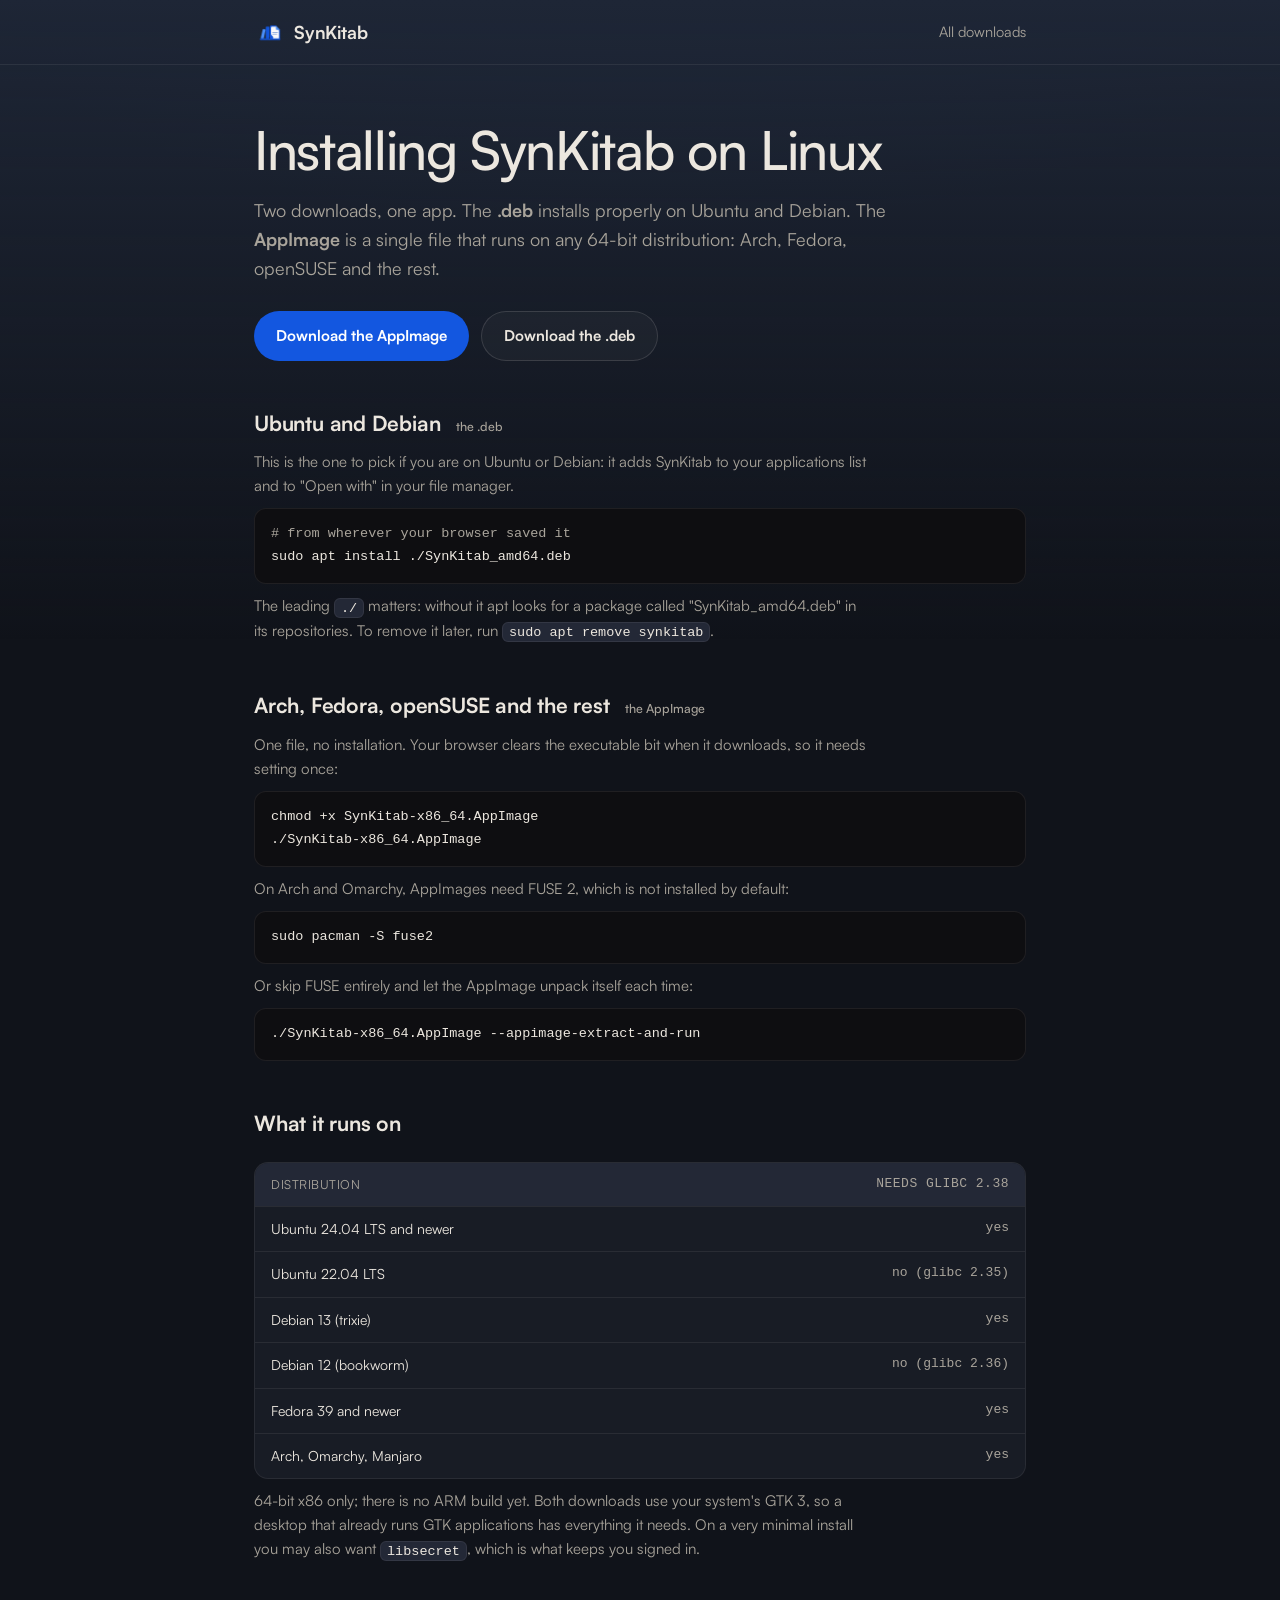
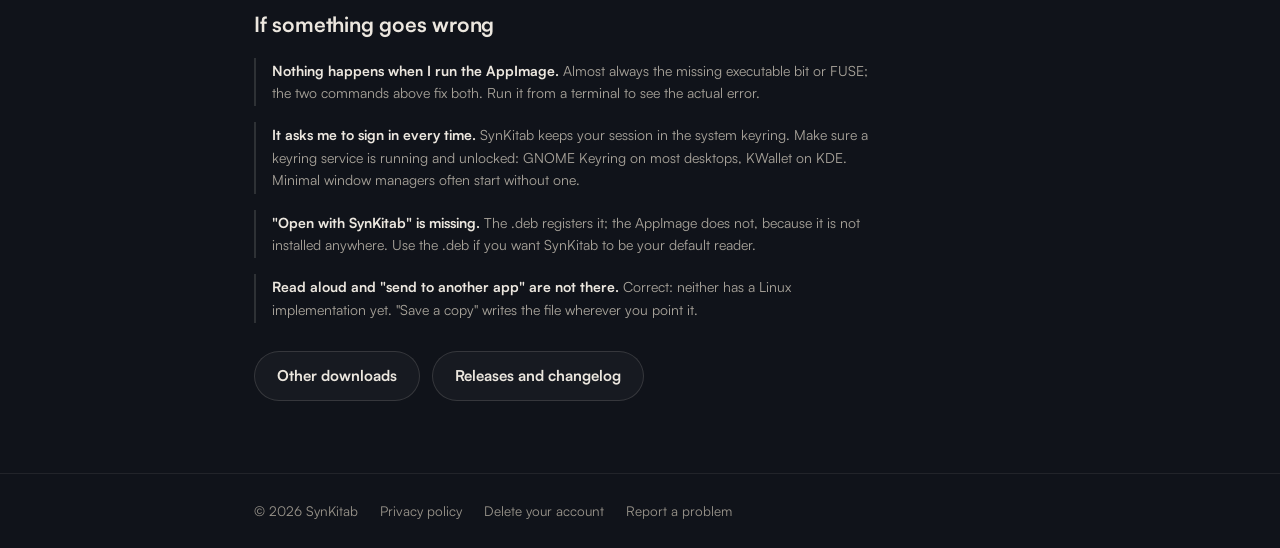
<file: linux.html>
<!doctype html>
<html lang="en">
<head>
<meta charset="utf-8">
<meta name="viewport" content="width=device-width, initial-scale=1">
<title>Install SynKitab on Linux: Ubuntu, Debian, Arch and Fedora</title>
<meta name="description" content="Install SynKitab on Ubuntu, Debian, Arch, Fedora and other 64-bit Linux distributions. The .deb for Ubuntu and Debian, the AppImage for everything else.">
<meta name="theme-color" content="#10131a">
<link rel="canonical" href="https://synkitab.com/linux.html">
<meta property="og:type" content="website">
<meta property="og:site_name" content="SynKitab">
<meta property="og:url" content="https://synkitab.com/linux.html">
<meta property="og:title" content="Install SynKitab on Linux: Ubuntu, Debian, Arch and Fedora">
<meta property="og:description" content="Install SynKitab on Ubuntu, Debian, Arch, Fedora and other 64-bit Linux distributions. The .deb for Ubuntu and Debian, the AppImage for everything else.">
<meta property="og:image" content="https://synkitab.com/og.jpg">
<meta property="og:image:type" content="image/jpeg">
<meta property="og:image:width" content="1200">
<meta property="og:image:height" content="630">
<meta property="og:image:alt" content="SynKitab reading a book aloud on a desktop, with the words: Every book you own. One library, every device.">
<meta name="twitter:card" content="summary_large_image">
<link rel="icon" href="/logo.png">
<link rel="stylesheet" href="/fonts/fonts.css">
<style>
:root{
  --bg:#10131a; --card:#181c25; --card2:#232836;
  --line:rgba(236,231,223,.08); --line2:rgba(236,231,223,.14);
  --text:#ece7df; --muted:#a9a49b; --faint:#9a958c; --accent:#5b9bd9; --brand:#1357e0;
  --serif:"Satoshi",system-ui,-apple-system,"Segoe UI",sans-serif; --sans:"Satoshi",system-ui,-apple-system,"Segoe UI",sans-serif;
  --mono:ui-monospace,SFMono-Regular,Menlo,Consolas,"Liberation Mono",monospace;
}
*{box-sizing:border-box;margin:0;padding:0}
body{min-height:100vh;display:flex;flex-direction:column;background:var(--bg);color:var(--text);font-family:var(--sans);line-height:1.6;-webkit-font-smoothing:antialiased}
a{color:inherit;text-decoration:none}
.glow{position:fixed;inset:0 0 auto;height:640px;pointer-events:none;
  background:linear-gradient(180deg,#1e2636 0%,rgba(16,19,26,0) 100%),
             radial-gradient(900px 320px at 50% 0%,rgba(91,155,217,.10),transparent 72%)}
header{position:relative;border-bottom:1px solid var(--line)}
header .wrap,main,footer .wrap{max-width:820px;margin:0 auto;padding:0 24px}
header .wrap{height:64px;display:flex;align-items:center;gap:20px}
.brand{display:flex;align-items:center;gap:10px;font-weight:700;font-size:18px;letter-spacing:-.01em}
.brand img{width:30px;height:30px;border-radius:8px}
header nav{margin-left:auto;font-size:14.5px;color:var(--muted)}
header nav a:hover{color:var(--text)}
main{position:relative;flex:1;width:100%;padding:56px 24px 72px}
h1{font-family:var(--serif);font-weight:500;font-size:clamp(34px,6vw,54px);line-height:1.06;letter-spacing:-.025em;margin:0 0 18px;text-wrap:balance}
.lede{color:var(--muted);font-size:clamp(16px,1.6vw,18px);max-width:54ch}
h2{font-size:21px;font-weight:600;letter-spacing:-.01em;margin:46px 0 6px}
h2 .tag{font-size:12.5px;font-weight:500;color:var(--muted);margin-left:10px;letter-spacing:0}
p{color:var(--muted);font-size:15px;margin-top:10px;max-width:62ch}
ol{margin:14px 0 0 20px;color:var(--muted);font-size:15px;display:grid;gap:10px}
pre{margin-top:10px;padding:14px 16px;border-radius:12px;background:#0e0e11;border:1px solid var(--line);
  overflow-x:auto;font-family:var(--mono);font-size:13.5px;line-height:1.7;color:var(--text)}
pre .c{color:var(--muted)}
code.in{font-family:var(--mono);font-size:.9em;background:var(--card2);border:1px solid var(--line);border-radius:6px;padding:1.5px 6px;color:var(--text)}
.runs{margin-top:22px;border:1px solid var(--line);border-radius:14px;background:var(--card);overflow:hidden}
.runs div{display:flex;justify-content:space-between;gap:16px;padding:11px 16px;font-size:14px;border-top:1px solid var(--line)}
.runs div:first-child{border-top:0;background:var(--card2);color:var(--muted);font-size:12.5px;letter-spacing:.04em;text-transform:uppercase}
.runs span:last-child{color:var(--muted);font-family:var(--mono);font-size:13px;white-space:nowrap}
.note{margin-top:16px;border-left:2px solid var(--line2);padding:2px 0 2px 16px;color:var(--muted);font-size:14px}
.note b{color:var(--text);font-weight:600}
.actions{display:flex;flex-wrap:wrap;gap:12px;margin-top:28px}
.btn{display:inline-flex;align-items:center;gap:9px;border-radius:999px;font-weight:600;font-size:15px;padding:12px 22px;transition:transform .15s ease,background .2s ease,border-color .2s}
.btn:hover{transform:translateY(-1px)}
.btn-primary{background:var(--brand);color:#fff}
.btn-primary:hover{background:#2a68e8}
.btn-ghost{border:1px solid var(--line2);background:rgba(255,255,255,.03)}
.btn-ghost:hover{border-color:rgba(255,255,255,.28);background:rgba(255,255,255,.06)}
footer{position:relative;border-top:1px solid var(--line);padding:26px 0;color:var(--faint);font-size:13.5px}
footer .wrap{display:flex;flex-wrap:wrap;gap:10px 22px}
footer a:hover{color:var(--text)}
@media (max-width:520px){
  .actions{align-self:stretch}.btn{width:100%;justify-content:center}
  .runs div{flex-direction:column;gap:2px}
  .runs span:last-child{white-space:normal}
}
</style>
</head>
<body>
<div class="glow" aria-hidden="true"></div>

<header>
  <div class="wrap">
    <a class="brand" href="/"><img src="/logo.png" alt="">SynKitab</a>
    <nav><a href="/#download">All downloads</a></nav>
  </div>
</header>

<main>
  <h1>Installing SynKitab on Linux</h1>
  <p class="lede">Two downloads, one app. The <b>.deb</b> installs properly on Ubuntu
  and Debian. The <b>AppImage</b> is a single file that runs on any 64-bit
  distribution: Arch, Fedora, openSUSE and the rest.</p>

  <div class="actions">
    <a class="btn btn-primary" href="https://github.com/samiul1221/synkitab/releases/latest/download/SynKitab-x86_64.AppImage">Download the AppImage</a>
    <a class="btn btn-ghost" href="https://github.com/samiul1221/synkitab/releases/latest/download/SynKitab_amd64.deb">Download the .deb</a>
  </div>

  <h2>Ubuntu and Debian <span class="tag">the .deb</span></h2>
  <p>This is the one to pick if you are on Ubuntu or Debian: it adds SynKitab
  to your applications list and to "Open with" in your file manager.</p>
  <pre><span class="c"># from wherever your browser saved it</span>
sudo apt install ./SynKitab_amd64.deb</pre>
  <p>The leading <code class="in">./</code> matters: without it apt looks for a
  package called "SynKitab_amd64.deb" in its repositories. To remove it later,
  run <code class="in">sudo&nbsp;apt&nbsp;remove&nbsp;synkitab</code>.</p>

  <h2>Arch, Fedora, openSUSE and the rest <span class="tag">the AppImage</span></h2>
  <p>One file, no installation. Your browser clears the executable bit when it
  downloads, so it needs setting once:</p>
  <pre>chmod +x SynKitab-x86_64.AppImage
./SynKitab-x86_64.AppImage</pre>
  <p>On Arch and Omarchy, AppImages need FUSE 2, which is not installed by
  default:</p>
  <pre>sudo pacman -S fuse2</pre>
  <p>Or skip FUSE entirely and let the AppImage unpack itself each time:</p>
  <pre>./SynKitab-x86_64.AppImage --appimage-extract-and-run</pre>

  <h2>What it runs on</h2>
  <div class="runs">
    <div><span>Distribution</span><span>Needs glibc 2.38</span></div>
    <div><span>Ubuntu 24.04 LTS and newer</span><span>yes</span></div>
    <div><span>Ubuntu 22.04 LTS</span><span>no (glibc 2.35)</span></div>
    <div><span>Debian 13 (trixie)</span><span>yes</span></div>
    <div><span>Debian 12 (bookworm)</span><span>no (glibc 2.36)</span></div>
    <div><span>Fedora 39 and newer</span><span>yes</span></div>
    <div><span>Arch, Omarchy, Manjaro</span><span>yes</span></div>
  </div>
  <p>64-bit x86 only; there is no ARM build yet. Both downloads use your
  system's GTK 3, so a desktop that already runs GTK applications has
  everything it needs. On a very minimal install you may also want
  <code class="in">libsecret</code>, which is what keeps you signed in.</p>

  <h2>If something goes wrong</h2>
  <p class="note"><b>Nothing happens when I run the AppImage.</b> Almost always
  the missing executable bit or FUSE; the two commands above fix both. Run it
  from a terminal to see the actual error.</p>
  <p class="note"><b>It asks me to sign in every time.</b> SynKitab keeps your
  session in the system keyring. Make sure a keyring service is running and
  unlocked: GNOME Keyring on most desktops, KWallet on KDE. Minimal window
  managers often start without one.</p>
  <p class="note"><b>"Open with SynKitab" is missing.</b> The .deb registers
  it; the AppImage does not, because it is not installed anywhere. Use the .deb
  if you want SynKitab to be your default reader.</p>
  <p class="note"><b>Read aloud and "send to another app" are not there.</b>
  Correct: neither has a Linux implementation yet. "Save a copy" writes the
  file wherever you point it.</p>

  <div class="actions">
    <a class="btn btn-ghost" href="/#download">Other downloads</a>
    <a class="btn btn-ghost" href="https://github.com/samiul1221/synkitab/releases">Releases and changelog</a>
  </div>
</main>

<footer>
  <div class="wrap">
    <span>© 2026 SynKitab</span>
    <a href="https://api.synkitab.com/privacy">Privacy policy</a>
    <a href="https://api.synkitab.com/delete-account">Delete your account</a>
    <a href="https://api.synkitab.com/report">Report a problem</a>
  </div>
</footer>
</body>
</html>
</file>
<file: fonts/fonts.css>
/* Satoshi, the app's own face, served from this site rather than a font
   CDN that would see everyone who opens a page. Indian Type Foundry's
   official files, unmodified, under the ITF Free Font License
   (LICENSE-Fontshare-FFL.txt), which allows self-hosting on our site. */
@font-face{font-family:'Satoshi';font-style:normal;font-weight:300;font-display:swap;src:url(Satoshi-Light.woff2) format('woff2')}
@font-face{font-family:'Satoshi';font-style:normal;font-weight:400;font-display:swap;src:url(Satoshi-Regular.woff2) format('woff2')}
@font-face{font-family:'Satoshi';font-style:normal;font-weight:500;font-display:swap;src:url(Satoshi-Medium.woff2) format('woff2')}
@font-face{font-family:'Satoshi';font-style:normal;font-weight:700;font-display:swap;src:url(Satoshi-Bold.woff2) format('woff2')}
</file>
